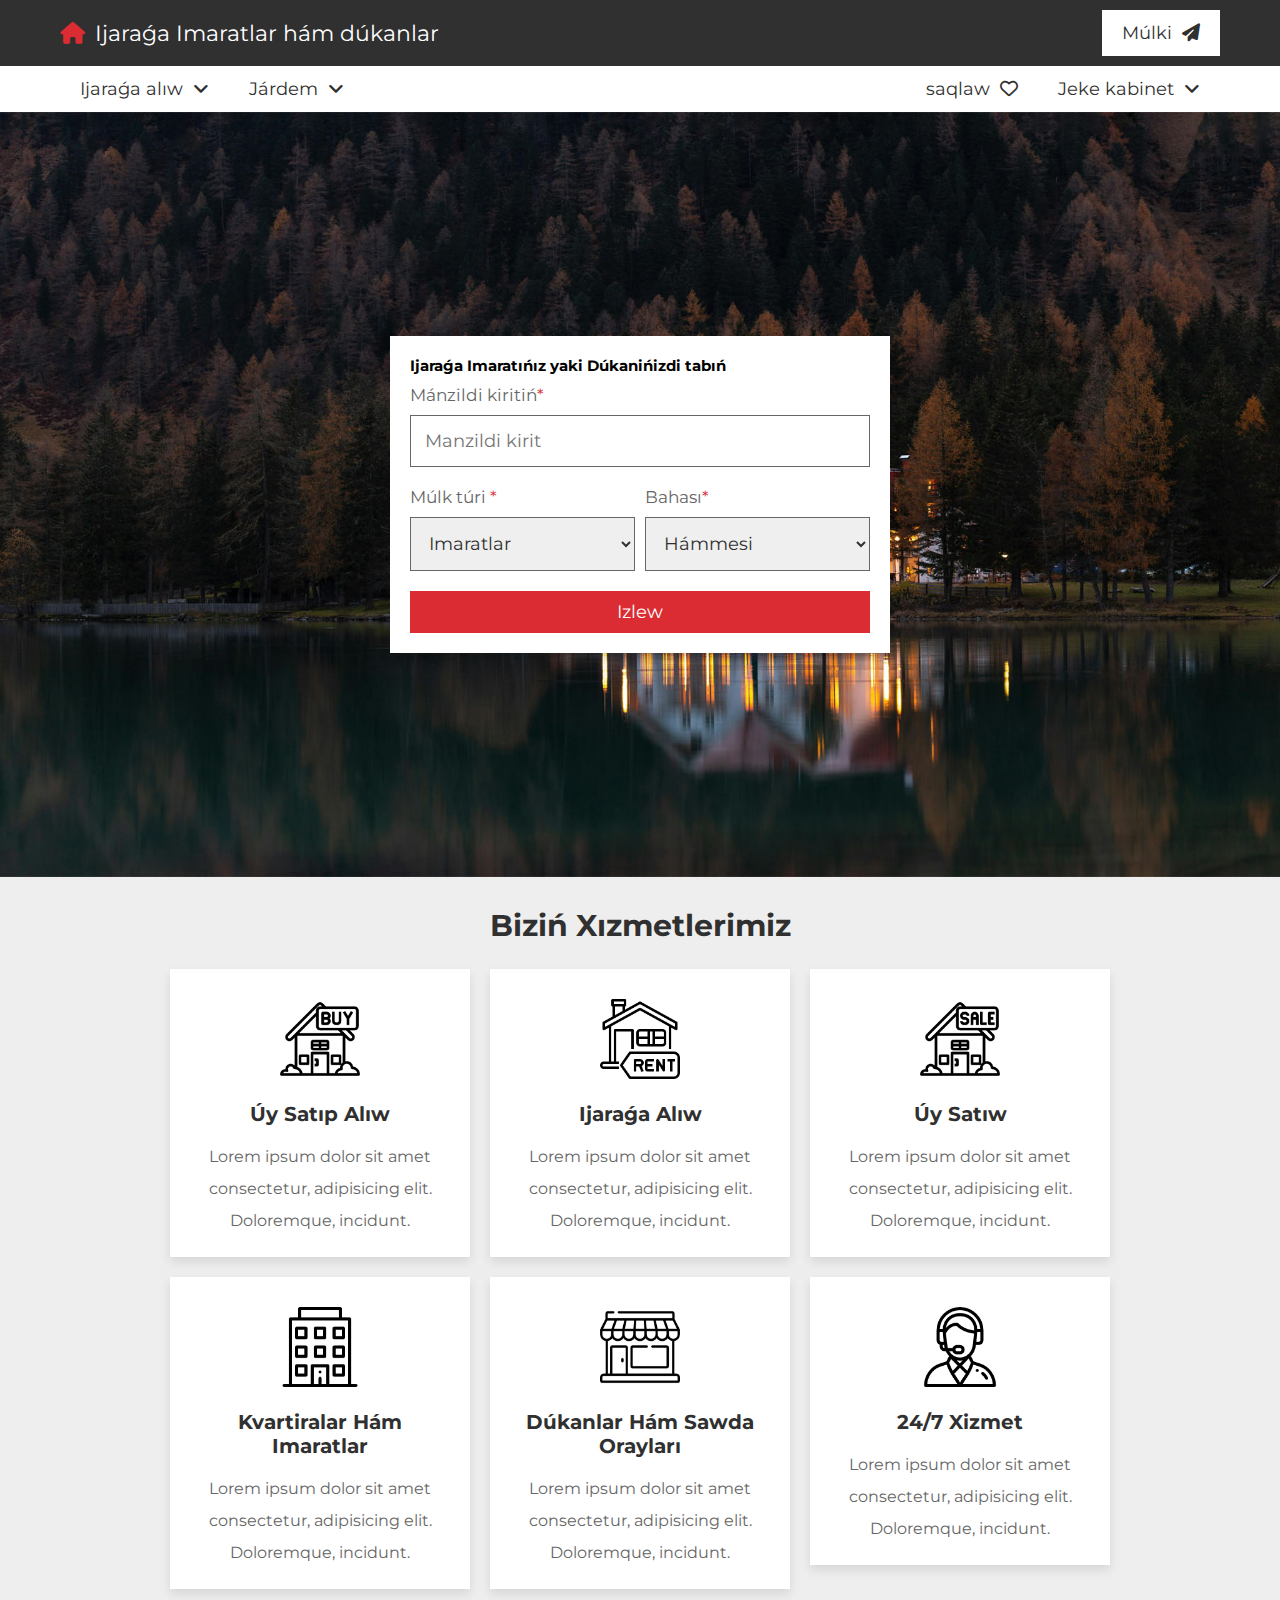
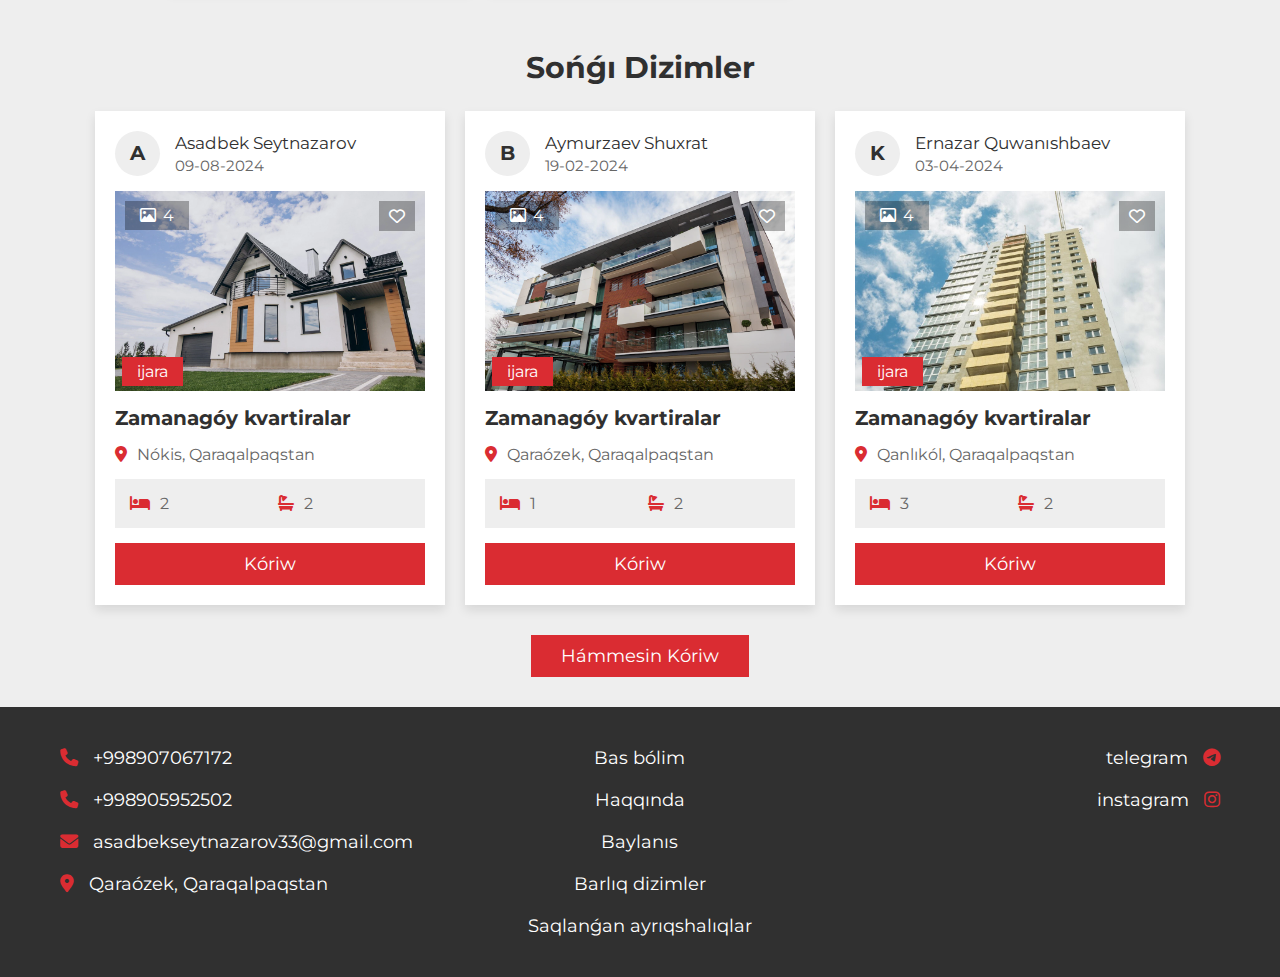
<file: index.html>
<!DOCTYPE html>
<html lang="en">
<head>
   <meta charset="UTF-8">
   <meta http-equiv="X-UA-Compatible" content="IE=edge">
   <meta name="viewport" content="width=device-width, initial-scale=1.0">
   <title>Bas bólim</title>


   <link rel="stylesheet" href="https://cdnjs.cloudflare.com/ajax/libs/font-awesome/6.2.0/css/all.min.css">


   <link rel="stylesheet" href="css/style.css">

</head>
<body>
   


<header class="header">

   <nav class="navbar nav-1">
      <section class="flex">
         <a href="home.html" class="logo"><i class="fas fa-house"></i>Ijaraǵa Imaratlar hám dúkanlar</a>

         <ul>
            <li><a href="#">Múlki<i class="fas fa-paper-plane"></i></a></li>
         </ul>
      </section>
   </nav>

   <nav class="navbar nav-2">
      <section class="flex">
         <div id="menu-btn" class="fas fa-bars"></div>

         <div class="menu">
            <ul>
               <li><a href="#">Ijaraǵa alıw<i class="fas fa-angle-down"></i></a>
                  <ul>
                     <li><a href="#">Imaratlar</a></li>
                     <li><a href="#">Dúkanlar</a></li>
                  </ul>
               </li>
              
               <li><a href="#">Járdem<i class="fas fa-angle-down"></i></a>
                  <ul>
                     <li><a href="about.html">Biz haqimızda</a></i></li>
                     <li><a href="contact.html">Biz benen baylanısıw</a></i></li>
                     <li><a href="contact.html#faq">Tel</a></i></li>
                  </ul>
               </li>
            </ul>
         </div>

         <ul>
            <li><a href="#">saqlaw<i class="far fa-heart"></i></a></li>
            <li><a href="#">Jeke kabinet<i class="fas fa-angle-down"></i></a>
               <ul>
                  <li><a href="login.html">Login</a></li>
                  <li><a href="register.html">Registraciya</a></li>
               </ul>
            </li>
         </ul>
      </section>
   </nav>

</header>


<div class="home">

   <section class="center">

      <form action="search.html" method="post">
         <h2>Ijaraǵa Imaratıńız yaki Dúkanińizdi tabıń</h2>
         <div class="box">
            <p>Mánzildi kiritiń<span>*</span></p>
            <input type="text" name="location" required maxlength="50" placeholder="Manzildi kirit" class="input">
         </div>
         <div class="flex">
            <div class="box">
               <p>Múlk túri <span>*</span></p>
               <select name="type" class="input" required>
                  <option value="house">Imaratlar</option>
                  <option value="shop">Dúkanlar</option>
               </select>
            </div>
            <div class="box">
               <p>Bahası<span>*</span></p>
               <select name="bhk" class="input" required>
                  <option value="1">Hámmesi</option>
                  <option value="2">200 mń  1 mln</option>
                  <option value="3">1mln  5 mln </option>
                  <option value="4">5 mln 10 mln </option>
                  <option value="4">10 mln 100 mln </option>
                 
               </select>
            </div>
            
         </div>
         <input type="submit" value="izlew" name="search" class="btn">
      </form>

   </section>

</div>



<section class="services">

   <h1 class="heading">Biziń xızmetlerimiz</h1>

   <div class="box-container">

      <div class="box">
         <img src="images/icon-1.png" alt="">
         <h3>Úy satıp alıw </h3>
         <p>Lorem ipsum dolor sit amet consectetur, adipisicing elit. Doloremque, incidunt.</p>
      </div>

      <div class="box">
         <img src="images/icon-2.png" alt="">
         <h3>ijaraǵa alıw</h3>
         <p>Lorem ipsum dolor sit amet consectetur, adipisicing elit. Doloremque, incidunt.</p>
      </div>

      <div class="box">
         <img src="images/icon-3.png" alt="">
         <h3>Úy satıw</h3>
         <p>Lorem ipsum dolor sit amet consectetur, adipisicing elit. Doloremque, incidunt.</p>
      </div>

      <div class="box">
         <img src="images/icon-4.png" alt="">
         <h3>Kvartiralar hám ımaratlar </h3>
         <p>Lorem ipsum dolor sit amet consectetur, adipisicing elit. Doloremque, incidunt.</p>
      </div>

      <div class="box">
         <img src="images/icon-5.png" alt="">
         <h3>Dúkanlar hám sawda orayları </h3>
         <p>Lorem ipsum dolor sit amet consectetur, adipisicing elit. Doloremque, incidunt.</p>
      </div>

      <div class="box">
         <img src="images/icon-6.png" alt="">
         <h3>24/7 xizmet</h3>
         <p>Lorem ipsum dolor sit amet consectetur, adipisicing elit. Doloremque, incidunt.</p>
      </div>

   </div>

</section>



<section class="listings">

   <h1 class="heading">Sońǵı dizimler</h1>

   <div class="box-container">

      <div class="box">
         <div class="admin">
            <h3>A</h3>
            <div>
               <p>Asadbek Seytnazarov</p>
               <span>09-08-2024</span>
            </div>
         </div>
         <div class="thumb">
            <p class="total-images"><i class="far fa-image"></i><span>4</span></p>
            <p class="type"><span>ijara</span></p>
            <form action="" method="post" class="save">
               <button type="submit" name="save" class="far fa-heart"></button>
            </form>
            <img src="images/house-img-1.webp" alt="">
         </div>
         <h3 class="name">Zamanagóy kvartiralar</h3>
         <p class="location"><i class="fas fa-map-marker-alt"></i><span>Nókis, Qaraqalpaqstan</span></p>
         <div class="flex">
            <p><i class="fas fa-bed"></i><span>2</span></p>
            <p><i class="fas fa-bath"></i><span>2</span></p>
            
         </div>
         <a href="view_property.html" class="btn">Kóriw</a>
      </div>

      <div class="box">
         <div class="admin">
            <h3>B</h3>
            <div>
               <p>Aymurzaev Shuxrat</p>
               <span>19-02-2024</span>
            </div>
         </div>
         <div class="thumb">
            <p class="total-images"><i class="far fa-image"></i><span>4</span></p>
            <p class="type"><span>ijara</span></p>
            <form action="" method="post" class="save">
               <button type="submit" name="save" class="far fa-heart"></button>
            </form>
            <img src="images/house-img-2.webp" alt="">
         </div>
         <h3 class="name">Zamanagóy kvartiralar</h3>
         <p class="location"><i class="fas fa-map-marker-alt"></i><span>Qaraózek, Qaraqalpaqstan</span></p>
         <div class="flex">
            <p><i class="fas fa-bed"></i><span>1</span></p>
            <p><i class="fas fa-bath"></i><span>2</span></p>
         </div>
         <a href="view_property.html" class="btn">Kóriw</a>
      </div>

      <div class="box">
         <div class="admin">
            <h3>K</h3>
            <div>
               <p>Ernazar Quwanıshbaev</p>
               <span>03-04-2024</span>
            </div>
         </div>
         <div class="thumb">
            <p class="total-images"><i class="far fa-image"></i><span>4</span></p>
            <p class="type"><span>ijara</span></p>
            <form action="" method="post" class="save">
               <button type="submit" name="save" class="far fa-heart"></button>
            </form>
            <img src="images/house-img-3.jpg" alt="">
         </div>
         <h3 class="name">Zamanagóy kvartiralar</h3>
         <p class="location"><i class="fas fa-map-marker-alt"></i><span>Qanlıkól, Qaraqalpaqstan</span></p>
         <div class="flex">
            <p><i class="fas fa-bed"></i><span>3</span></p>
            <p><i class="fas fa-bath"></i><span>2</span></p>
          
         </div>
         <a href="view_property.html" class="btn">Kóriw</a>
      </div>

   </div>

   <div style="margin-top: 2rem; text-align:center;">
      <a href="listings.html" class="inline-btn">Hámmesin kóriw</a>
   </div>

</section>


<footer class="footer">

   <section class="flex">

      <div class="box">
         <a href="tel:1234567890"><i class="fas fa-phone"></i><span>+998907067172</span></a>
         <a href="tel:1112223333"><i class="fas fa-phone"></i><span>+998905952502</span></a>
         <a href="mailto:shaikhanas@gmail.com"><i class="fas fa-envelope"></i><span>asadbekseytnazarov33@gmail.com</span></a>
         <a href="#"><i class="fas fa-map-marker-alt"></i><span>Qaraózek, Qaraqalpaqstan</span></a>
      </div>

      <div class="box">
         <a href="home.html"><span>Bas bólim</span></a>
         <a href="about.html"><span>Haqqında</span></a>
         <a href="contact.html"><span>Baylanıs</span></a>
         <a href="listings.html"><span>Barlıq dizimler</span></a>
         <a href="#"><span>Saqlanǵan ayrıqshalıqlar </span></a>
      </div>

      <div class="box">
      
         <a href="#"><span>telegram</span><i class="fab fa-telegram"></i></a>
         <a href="#"><span>instagram</span><i class="fab fa-instagram"></i></a>

      </div>

   </section>



</footer>


<script src="js/script.js"></script>

</body>
</html>
</file>
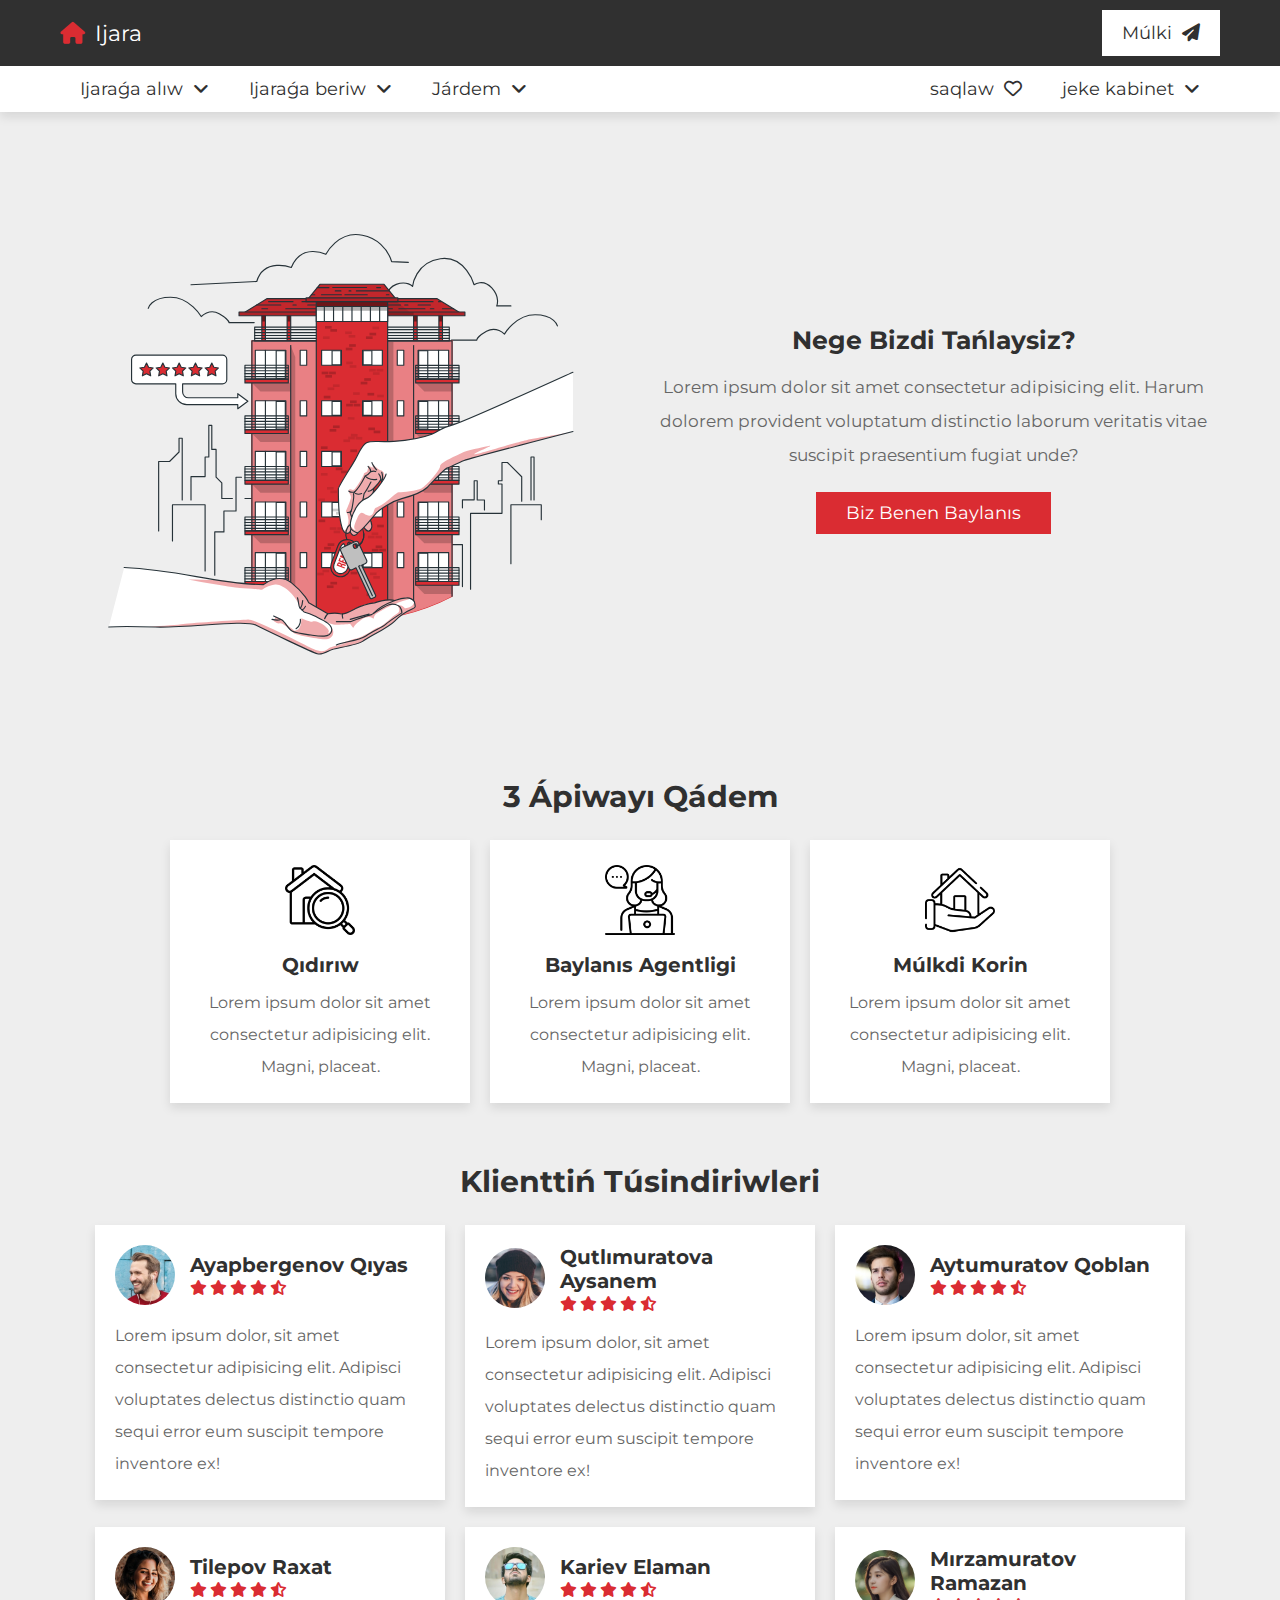
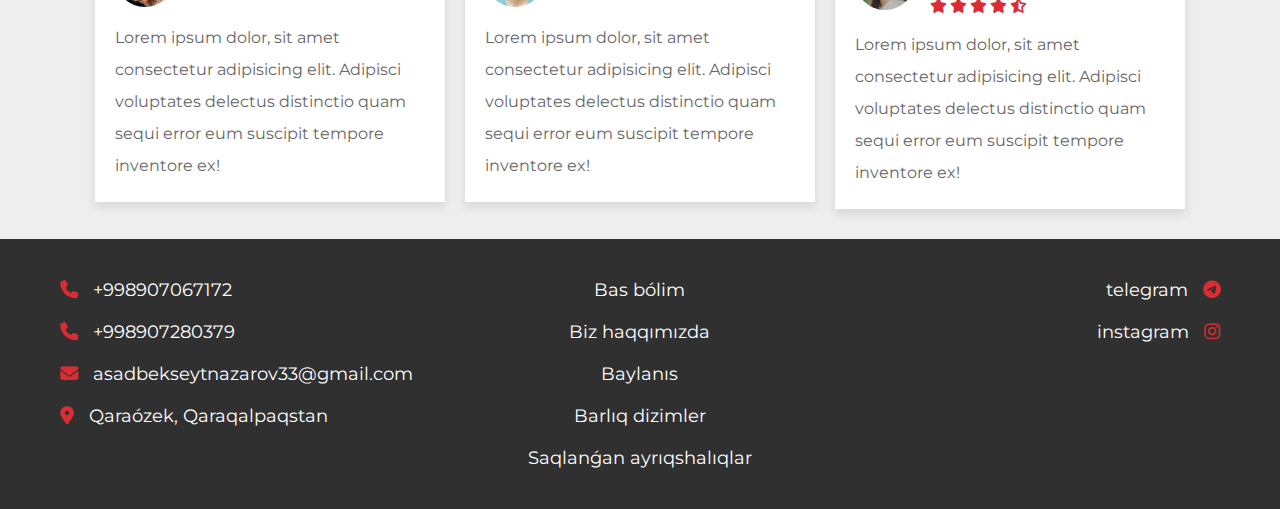
<file: about.html>
<!DOCTYPE html>
<html lang="en">
<head>
   <meta charset="UTF-8">
   <meta http-equiv="X-UA-Compatible" content="IE=edge">
   <meta name="viewport" content="width=device-width, initial-scale=1.0">
   <title>Biz haqqımızda </title>

   
   <link rel="stylesheet" href="https://cdnjs.cloudflare.com/ajax/libs/font-awesome/6.2.0/css/all.min.css">

   <link rel="stylesheet" href="css/style.css">

</head>
<body>


<header class="header">

   <nav class="navbar nav-1">
      <section class="flex">
         <a href="home.html" class="logo"><i class="fas fa-house"></i>Ijara</a>

         <ul>
            <li><a href="#">Múlki<i class="fas fa-paper-plane"></i></a></li>
         </ul>
      </section>
   </nav>

   <nav class="navbar nav-2">
      <section class="flex">
         <div id="menu-btn" class="fas fa-bars"></div>

         <div class="menu">
            <ul>
               <li><a href="#">Ijaraǵa alıw<i class="fas fa-angle-down"></i></a>
                  <ul>
                     <li><a href="#">Imaratlar</a></li>
                     <li><a href="#">Dúkanlar</a></li>
                     
                  </ul>
               </li>
               <li><a href="#">Ijaraǵa beriw<i class="fas fa-angle-down"></i></a>
                  <ul>
                     <li><a href="#">Múlk</a></li>
                    
                  </ul>
               </li>
               
               <li><a href="#">Járdem<i class="fas fa-angle-down"></i></a>
                  <ul>
                     <li><a href="about.html">Biz haqqımızda</a></i></li>
                     <li><a href="contact.html">Baylanıs</a></i></li>
                     <li><a href="contact.html#faq">Tel</a></i></li>
                  </ul>
               </li>
            </ul>
         </div>

         <ul>
            <li><a href="#">saqlaw<i class="far fa-heart"></i></a></li>
            <li><a href="#">jeke kabinet<i class="fas fa-angle-down"></i></a>
               <ul>
                  <li><a href="login.html">Login</a></li>
                  <li><a href="register.html">Registraciya</a></li>
               </ul>
            </li>
         </ul>
      </section>
   </nav>

</header>



<section class="about">

   <div class="row">
      <div class="image">
         <img src="images/about-img.svg" alt="">
      </div>
      <div class="content">
         <h3>Nege bizdi tańlaysiz?</h3>
         <p>Lorem ipsum dolor sit amet consectetur adipisicing elit. Harum dolorem provident voluptatum distinctio laborum veritatis vitae suscipit praesentium fugiat unde?</p>
         <a href="contact.html" class="inline-btn">Biz benen baylanıs</a>
      </div>
   </div>

</section>


<section class="steps">

   <h1 class="heading">3 ápiwayı qádem</h1>

   <div class="box-container">

      <div class="box">
         <img src="images/step-1.png" alt="">
         <h3>Qıdırıw</h3>
         <p>Lorem ipsum dolor sit amet consectetur adipisicing elit. Magni, placeat.</p>
      </div>

      <div class="box">
         <img src="images/step-2.png" alt="">
         <h3>Baylanıs agentligi</h3>
         <p>Lorem ipsum dolor sit amet consectetur adipisicing elit. Magni, placeat.</p>
      </div>

      <div class="box">
         <img src="images/step-3.png" alt="">
         <h3>Múlkdi korin</h3>
         <p>Lorem ipsum dolor sit amet consectetur adipisicing elit. Magni, placeat.</p>
      </div>

   </div>

</section>



<section class="reviews">

   <h1 class="heading">Klienttiń túsindiriwleri</h1>

   <div class="box-container">

      <div class="box">
         <div class="user">
            <img src="images/pic-1.png" alt="">
            <div>
               <h3>Ayapbergenov Qıyas</h3>
               <div class="stars">
                  <i class="fas fa-star"></i>
                  <i class="fas fa-star"></i>
                  <i class="fas fa-star"></i>
                  <i class="fas fa-star"></i>
                  <i class="fas fa-star-half-alt"></i>
               </div>
            </div>
         </div>
         <p>Lorem ipsum dolor, sit amet consectetur adipisicing elit. Adipisci voluptates delectus distinctio quam sequi error eum suscipit tempore inventore ex!</p>
      </div>

      <div class="box">
         <div class="user">
            <img src="images/pic-2.png" alt="">
            <div>
               <h3>Qutlımuratova Aysanem</h3>
               <div class="stars">
                  <i class="fas fa-star"></i>
                  <i class="fas fa-star"></i>
                  <i class="fas fa-star"></i>
                  <i class="fas fa-star"></i>
                  <i class="fas fa-star-half-alt"></i>
               </div>
            </div>
         </div>
         <p>Lorem ipsum dolor, sit amet consectetur adipisicing elit. Adipisci voluptates delectus distinctio quam sequi error eum suscipit tempore inventore ex!</p>
      </div>

      <div class="box">
         <div class="user">
            <img src="images/pic-3.png" alt="">
            <div>
               <h3>Aytumuratov Qoblan</h3>
               <div class="stars">
                  <i class="fas fa-star"></i>
                  <i class="fas fa-star"></i>
                  <i class="fas fa-star"></i>
                  <i class="fas fa-star"></i>
                  <i class="fas fa-star-half-alt"></i>
               </div>
            </div>
         </div>
         <p>Lorem ipsum dolor, sit amet consectetur adipisicing elit. Adipisci voluptates delectus distinctio quam sequi error eum suscipit tempore inventore ex!</p>
      </div>

      <div class="box">
         <div class="user">
            <img src="images/pic-4.png" alt="">
            <div>
               <h3>Tilepov Raxat</h3>
               <div class="stars">
                  <i class="fas fa-star"></i>
                  <i class="fas fa-star"></i>
                  <i class="fas fa-star"></i>
                  <i class="fas fa-star"></i>
                  <i class="fas fa-star-half-alt"></i>
               </div>
            </div>
         </div>
         <p>Lorem ipsum dolor, sit amet consectetur adipisicing elit. Adipisci voluptates delectus distinctio quam sequi error eum suscipit tempore inventore ex!</p>
      </div>

      <div class="box">
         <div class="user">
            <img src="images/pic-5.png" alt="">
            <div>
               <h3>Kariev Elaman</h3>
               <div class="stars">
                  <i class="fas fa-star"></i>
                  <i class="fas fa-star"></i>
                  <i class="fas fa-star"></i>
                  <i class="fas fa-star"></i>
                  <i class="fas fa-star-half-alt"></i>
               </div>
            </div>
         </div>
         <p>Lorem ipsum dolor, sit amet consectetur adipisicing elit. Adipisci voluptates delectus distinctio quam sequi error eum suscipit tempore inventore ex!</p>
      </div>

      <div class="box">
         <div class="user">
            <img src="images/pic-6.png" alt="">
            <div>
               <h3>Mırzamuratov Ramazan</h3>
               <div class="stars">
                  <i class="fas fa-star"></i>
                  <i class="fas fa-star"></i>
                  <i class="fas fa-star"></i>
                  <i class="fas fa-star"></i>
                  <i class="fas fa-star-half-alt"></i>
               </div>
            </div>
         </div>
         <p>Lorem ipsum dolor, sit amet consectetur adipisicing elit. Adipisci voluptates delectus distinctio quam sequi error eum suscipit tempore inventore ex!</p>
      </div>

   </div>

</section>



<footer class="footer">

   <section class="flex">

      <div class="box">
         <a href="tel:1234567890"><i class="fas fa-phone"></i><span>+998907067172</span></a>
         <a href="tel:1112223333"><i class="fas fa-phone"></i><span>+998907280379</span></a>
         <a href="mailto:shaikhanas@gmail.com"><i class="fas fa-envelope"></i><span>asadbekseytnazarov33@gmail.com</span></a>
         <a href="#"><i class="fas fa-map-marker-alt"></i><span>Qaraózek, Qaraqalpaqstan</span></a>
      </div>

      <div class="box">
         <a href="home.html"><span>Bas bólim</span></a>
         <a href="about.html"><span>Biz haqqımızda</span></a>
         <a href="contact.html"><span>Baylanıs</span></a>
         <a href="listings.html"><span>Barlıq dizimler</span></a>
         <a href="#"><span>Saqlanǵan ayrıqshalıqlar </span></a>
      </div>

      <div class="box">

         <a href="#"><span>telegram</span><i class="fab fa-telegram"></i></a>
         <a href="#"><span>instagram</span><i class="fab fa-instagram"></i></a>

      </div>

   </section>


</footer>


<script src="js/script.js"></script>

</body>
</html>
</file>
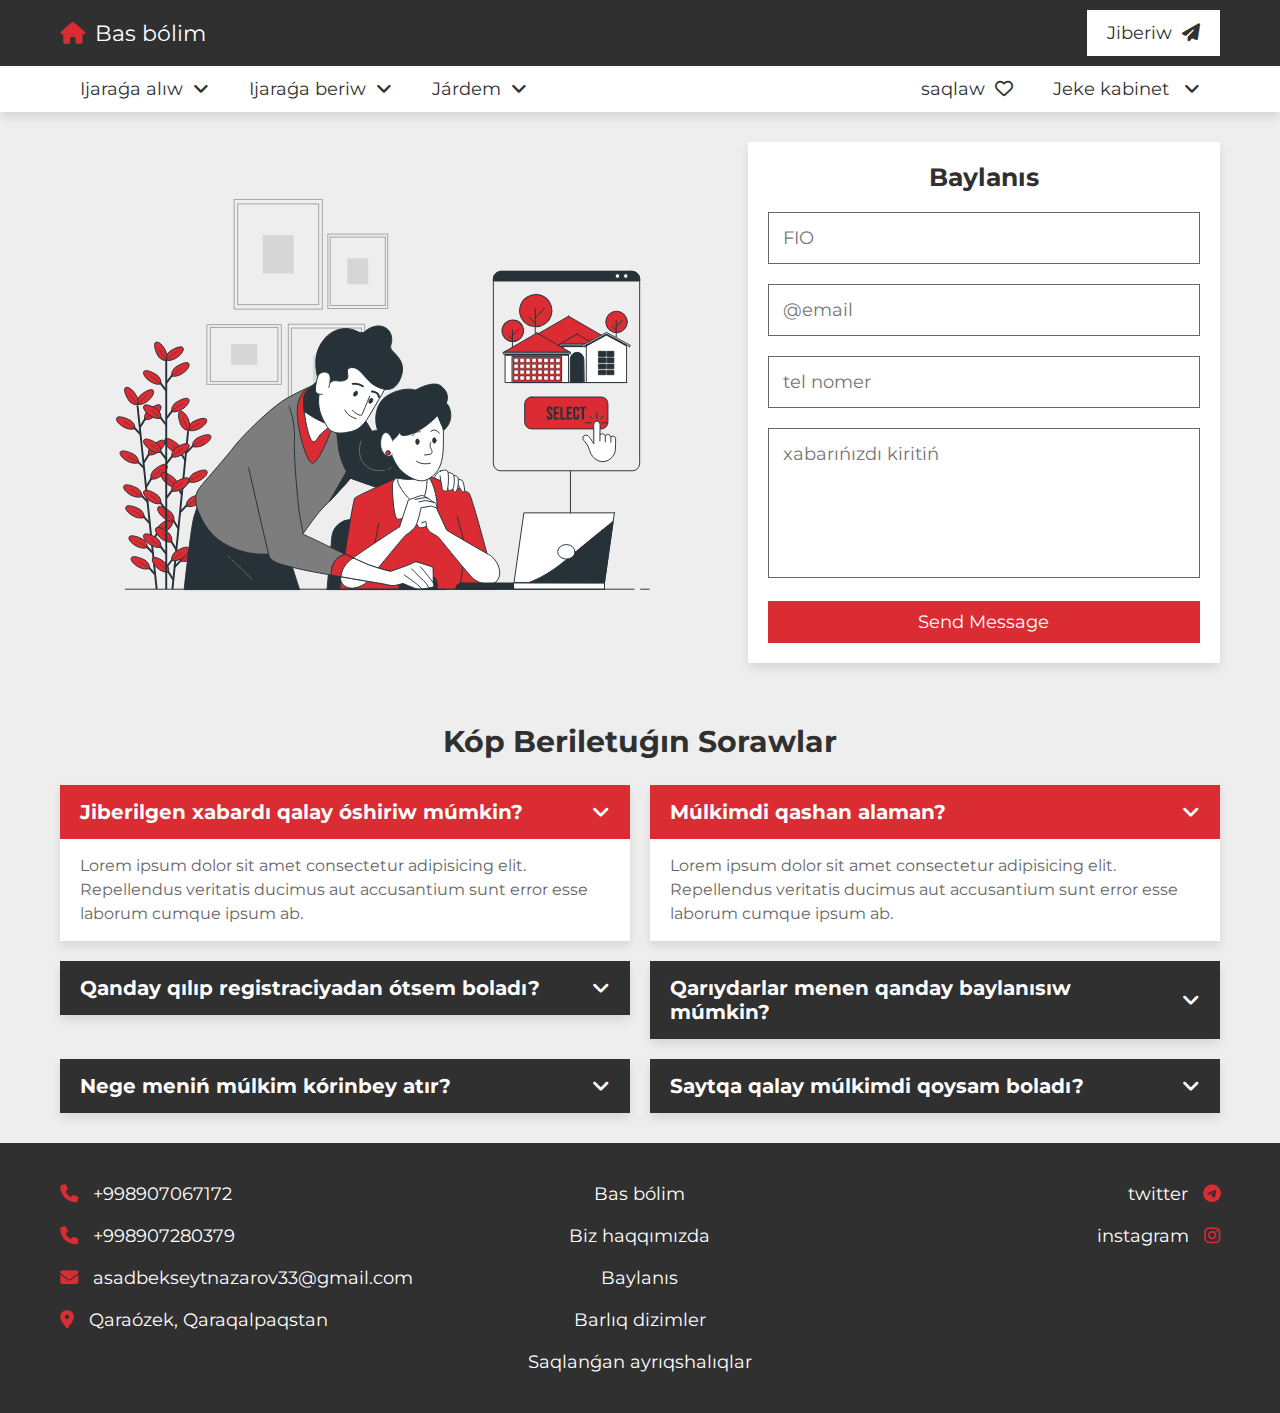
<file: contact.html>
<!DOCTYPE html>
<html lang="en">
<head>
   <meta charset="UTF-8">
   <meta http-equiv="X-UA-Compatible" content="IE=edge">
   <meta name="viewport" content="width=device-width, initial-scale=1.0">
   <title>Biz benen baylanıs</title>

   <!-- font awesome cdn link  -->
   <link rel="stylesheet" href="https://cdnjs.cloudflare.com/ajax/libs/font-awesome/6.2.0/css/all.min.css">

   <!-- custom css file link  -->
   <link rel="stylesheet" href="css/style.css">

</head>
<body>
   
<!-- header section starts  -->

<header class="header">

   <nav class="navbar nav-1">
      <section class="flex">
         <a href="home.html" class="logo"><i class="fas fa-house"></i>Bas bólim</a>

         <ul>
            <li><a href="#">Jiberiw<i class="fas fa-paper-plane"></i></a></li>
         </ul>
      </section>
   </nav>

   <nav class="navbar nav-2">
      <section class="flex">
         <div id="menu-btn" class="fas fa-bars"></div>

         <div class="menu">
            <ul>
               <li><a href="#">Ijaraǵa alıw<i class="fas fa-angle-down"></i></a>
                  <ul>
                     <li><a href="#">Imaratlar</a></li>
                     <li><a href="#">Dúkanlar</a></li>
                    
                  </ul>
               </li>
               <li><a href="#">Ijaraǵa beriw<i class="fas fa-angle-down"></i></a>
                  <ul>
                     <li><a href="#">Imaratlar</a></li>
                     <li><a href="#">Dúkanlar</a></li>
                  </ul>
               </li>
               
               <li><a href="#">Járdem<i class="fas fa-angle-down"></i></a>
                  <ul>
                     <li><a href="about.html">Biz haqqımızda</a></i></li>
                     <li><a href="contact.html">biz benen baylanıs</a></i></li>
                     <li><a href="contact.html#faq">Tel</a></i></li>
                  </ul>
               </li>
            </ul>
         </div>

         <ul>
            <li><a href="#">saqlaw<i class="far fa-heart"></i></a></li>
            <li><a href="#">Jeke kabinet <i class="fas fa-angle-down"></i></a>
               <ul>
                  <li><a href="login.html">Login</a></li>
                  <li><a href="register.html">Registraciya</a></li>
               </ul>
            </li>
         </ul>
      </section>
   </nav>

</header>



<section class="contact">

   <div class="row">
      <div class="image">
         <img src="images/contact-img.svg" alt="">
      </div>
      <form action="" method="post">
         <h3>Baylanıs</h3>
         <input type="text" name="name" required maxlength="50" placeholder="FIO" class="box">
         <input type="email" name="email" required maxlength="50" placeholder="@email" class="box">
         <input type="number" name="number" required maxlength="10" max="9999999999" min="0" placeholder="tel nomer" class="box">
         <textarea name="message" placeholder="xabarıńızdı kiritiń" required maxlength="1000" cols="30" rows="10" class="box"></textarea>
         <input type="submit" value="send message" name="send" class="btn">
      </form>
   </div>

</section>



<section class="faq" id="faq">

   <h1 class="heading">Kóp beriletuǵın sorawlar</h1>

   <div class="box-container">

      <div class="box active">
         <h3><span>Jiberilgen xabardı qalay óshiriw múmkin?</span><i class="fas fa-angle-down"></i></h3>
         <p>Lorem ipsum dolor sit amet consectetur adipisicing elit. Repellendus veritatis ducimus aut accusantium sunt error esse laborum cumque ipsum ab.</p>
      </div>

      <div class="box active">
         <h3><span>Múlkimdi qashan alaman?</span><i class="fas fa-angle-down"></i></h3>
         <p>Lorem ipsum dolor sit amet consectetur adipisicing elit. Repellendus veritatis ducimus aut accusantium sunt error esse laborum cumque ipsum ab.</p>
      </div>

      <div class="box">
         <h3><span>Qanday qılıp registraciyadan ótsem boladı?</span><i class="fas fa-angle-down"></i></h3>
         <p>Lorem ipsum dolor sit amet consectetur adipisicing elit. Repellendus veritatis ducimus aut accusantium sunt error esse laborum cumque ipsum ab.</p>
      </div>

      <div class="box">
         <h3><span>Qarıydarlar menen qanday baylanısıw múmkin?</span><i class="fas fa-angle-down"></i></h3>
         <p>Lorem ipsum dolor sit amet consectetur adipisicing elit. Repellendus veritatis ducimus aut accusantium sunt error esse laborum cumque ipsum ab.</p>
      </div>

      <div class="box">
         <h3><span>Nege meniń múlkim kórinbey atır?</span><i class="fas fa-angle-down"></i></h3>
         <p>Lorem ipsum dolor sit amet consectetur adipisicing elit. Repellendus veritatis ducimus aut accusantium sunt error esse laborum cumque ipsum ab.</p>
      </div>

      <div class="box">
         <h3><span>Saytqa qalay múlkimdi qoysam boladı?</span><i class="fas fa-angle-down"></i></h3>
         <p>Lorem ipsum dolor sit amet consectetur adipisicing elit. Repellendus veritatis ducimus aut accusantium sunt error esse laborum cumque ipsum ab.</p>
      </div>

   </div>

</section>

<!-- faq section ends -->










<!-- footer section starts  -->

<footer class="footer">

   <section class="flex">

      <div class="box">
         <a href="tel:1234567890"><i class="fas fa-phone"></i><span>+998907067172</span></a>
         <a href="tel:1112223333"><i class="fas fa-phone"></i><span>+998907280379</span></a>
         <a href="mailto:shaikhanas@gmail.com"><i class="fas fa-envelope"></i><span>asadbekseytnazarov33@gmail.com</span></a>
         <a href="#"><i class="fas fa-map-marker-alt"></i><span>Qaraózek, Qaraqalpaqstan</span></a>
      </div>

      <div class="box">
         <a href="home.html"><span>Bas bólim</span></a>
         <a href="about.html"><span>Biz haqqımızda</span></a>
         <a href="contact.html"><span>Baylanıs </span></a>
         <a href="listings.html"><span>Barlıq dizimler</span></a>
         <a href="#"><span>Saqlanǵan ayrıqshalıqlar </span></a>
      </div>

      <div class="box">
        
         <a href="#"><span>twitter</span><i class="fab fa-telegram"></i></a>
         
         <a href="#"><span>instagram</span><i class="fab fa-instagram"></i></a>

      </div>

   </section>



</footer>


<script src="js/script.js"></script>

</body>
</html>
</file>
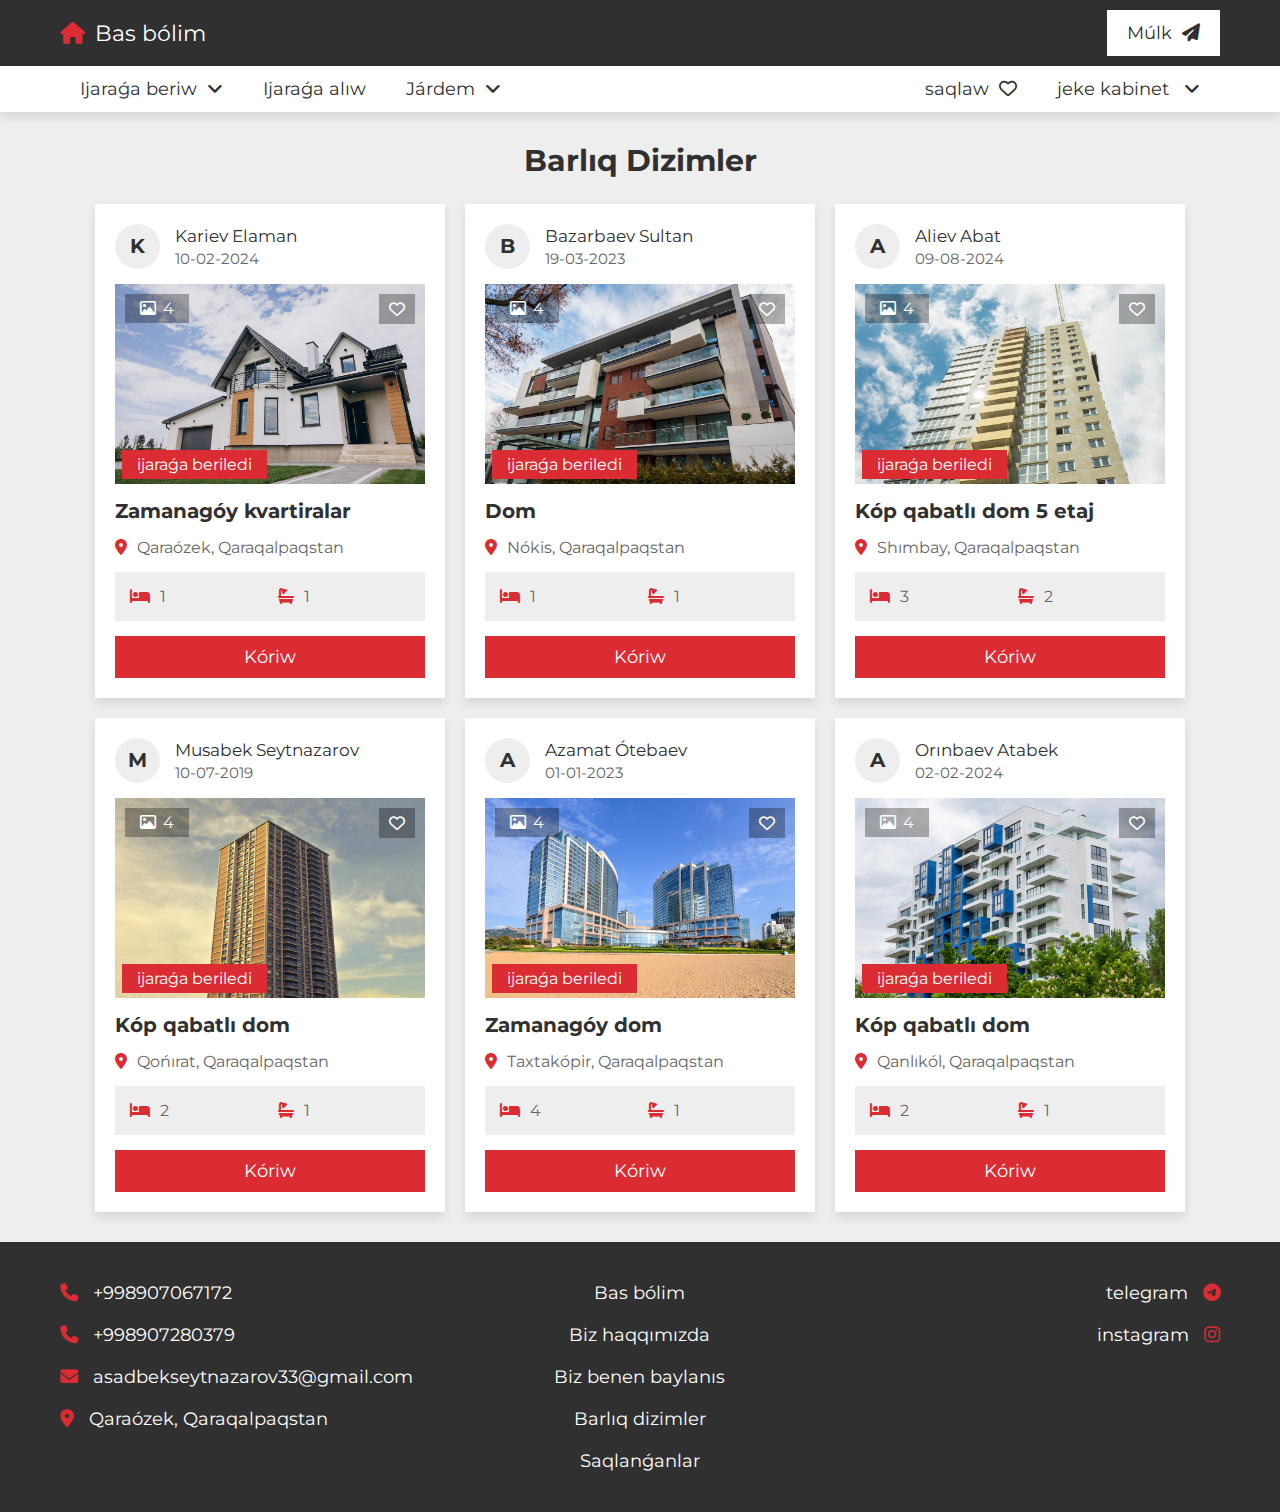
<file: listings.html>
<!DOCTYPE html>
<html lang="en">
<head>
   <meta charset="UTF-8">
   <meta http-equiv="X-UA-Compatible" content="IE=edge">
   <meta name="viewport" content="width=device-width, initial-scale=1.0">
   <title>Barlıq dizimler</title>

   <!-- font awesome cdn link  -->
   <link rel="stylesheet" href="https://cdnjs.cloudflare.com/ajax/libs/font-awesome/6.2.0/css/all.min.css">

   <!-- custom css file link  -->
   <link rel="stylesheet" href="css/style.css">

</head>
<body>
   
<!-- header section starts  -->

<header class="header">

   <nav class="navbar nav-1">
      <section class="flex">
         <a href="home.html" class="logo"><i class="fas fa-house"></i>Bas bólim</a>

         <ul>
            <li><a href="#">Múlk<i class="fas fa-paper-plane"></i></a></li>
         </ul>
      </section>
   </nav>

   <nav class="navbar nav-2">
      <section class="flex">
         <div id="menu-btn" class="fas fa-bars"></div>

         <div class="menu">
            <ul>
               <li><a href="#">Ijaraǵa beriw<i class="fas fa-angle-down"></i></a>
                  <ul>
                     <li><a href="#">Imaratlar</a></li>
                   
                     <li><a href="#">Dúkanlar</a></li>
                    
                  </ul>
               </li>
              
               </li>
               <li><a href="#">Ijaraǵa alıw</a>
                  <ul>
                     <li><a href="#">Imaratlar</a></li>
                   
                     <li><a href="#">Dúkanlar</a></li>
                  </ul>
               </li>
               <li><a href="#">Járdem<i class="fas fa-angle-down"></i></a>
                  <ul>
                     <li><a href="about.html">Biz haqqımızda</a></i></li>
                     <li><a href="contact.html">Biz benen baylanısıw </a></i></li>
                     <li><a href="contact.html#faq">Baylanıs</a></i></li>
                  </ul>
               </li>
            </ul>
         </div>

         <ul>
            <li><a href="#">saqlaw<i class="far fa-heart"></i></a></li>
            <li><a href="#">jeke kabinet <i class="fas fa-angle-down"></i></a>
               <ul>
                  <li><a href="login.html">Login</a></li>
                  <li><a href="register.html">Registraciya</a></li>
               </ul>
            </li>
         </ul>
      </section>
   </nav>

</header>

<section class="listings">

   <h1 class="heading">Barlıq dizimler</h1>

   <div class="box-container">

      <div class="box">
         <div class="admin">
            <h3>K</h3>
            <div>
               <p>Kariev Elaman</p>
               <span>10-02-2024</span>
            </div>
         </div>
         <div class="thumb">
            <p class="total-images"><i class="far fa-image"></i><span>4</span></p>
            <p class="type"><span>ijaraǵa beriledi</span></p>
            <form action="" method="post" class="save">
               <button type="submit" name="save" class="far fa-heart"></button>
            </form>
            <img src="images/house-img-1.webp" alt="">
         </div>
         <h3 class="name">Zamanagóy kvartiralar </h3>
         <p class="location"><i class="fas fa-map-marker-alt"></i><span>Qaraózek, Qaraqalpaqstan</span></p>
         <div class="flex">
            <p><i class="fas fa-bed"></i><span>1</span></p>
            <p><i class="fas fa-bath"></i><span>1</span></p>
          
         </div>
         <a href="view_property.html" class="btn">Kóriw</a>
      </div>

      <div class="box">
         <div class="admin">
            <h3>B</h3>
            <div>
               <p>Bazarbaev Sultan</p>
               <span>19-03-2023</span>
            </div>
         </div>
         <div class="thumb">
            <p class="total-images"><i class="far fa-image"></i><span>4</span></p>
            <p class="type"><span>ijaraǵa beriledi</span></p>
            <form action="" method="post" class="save">
               <button type="submit" name="save" class="far fa-heart"></button>
            </form>
            <img src="images/house-img-2.webp" alt="">
         </div>
         <h3 class="name">Dom</h3>
         <p class="location"><i class="fas fa-map-marker-alt"></i><span>Nókis, Qaraqalpaqstan</span></p>
         <div class="flex">
            <p><i class="fas fa-bed"></i><span>1</span></p>
            <p><i class="fas fa-bath"></i><span>1</span></p>
            
         </div>
         <a href="view_property.html" class="btn">kóriw</a>
      </div>

      <div class="box">
         <div class="admin">
            <h3>A</h3>
            <div>
               <p>Aliev Abat</p>
               <span>09-08-2024</span>
            </div>
         </div>
         <div class="thumb">
            <p class="total-images"><i class="far fa-image"></i><span>4</span></p>
            <p class="type"><span>ijaraǵa beriledi</span></p>
            <form action="" method="post" class="save">
               <button type="submit" name="save" class="far fa-heart"></button>
            </form>
            <img src="images/house-img-3.jpg" alt="">
         </div>
         <h3 class="name">Kóp qabatlı dom 5 etaj</h3>
         <p class="location"><i class="fas fa-map-marker-alt"></i><span>Shımbay, Qaraqalpaqstan</span></p>
         <div class="flex">
            <p><i class="fas fa-bed"></i><span>3</span></p>
            <p><i class="fas fa-bath"></i><span>2</span></p>
           
         </div>
         <a href="view_property.html" class="btn">kóriw</a>
      </div>

      <div class="box">
         <div class="admin">
            <h3>M</h3>
            <div>
               <p>Musabek Seytnazarov</p>
               <span>10-07-2019</span>
            </div>
         </div>
         <div class="thumb">
            <p class="total-images"><i class="far fa-image"></i><span>4</span></p>
            <p class="type"><span>ijaraǵa beriledi</span></p>
            <form action="" method="post" class="save">
               <button type="submit" name="save" class="far fa-heart"></button>
            </form>
            <img src="images/house-img-4.webp" alt="">
         </div>
         <h3 class="name">Kóp qabatlı dom</h3>
         <p class="location"><i class="fas fa-map-marker-alt"></i><span>Qońırat, Qaraqalpaqstan</span></p>
         <div class="flex">
            <p><i class="fas fa-bed"></i><span>2</span></p>
            <p><i class="fas fa-bath"></i><span>1</span></p>
    
         </div>
         <a href="view_property.html" class="btn">kóriw</a>
      </div>

      <div class="box">
         <div class="admin">
            <h3>A</h3>
            <div>
               <p>Azamat Ótebaev</p>
               <span>01-01-2023</span>
            </div>
         </div>
         <div class="thumb">
            <p class="total-images"><i class="far fa-image"></i><span>4</span></p>
            <p class="type"><span>ijaraǵa beriledi</span></p>
            <form action="" method="post" class="save">
               <button type="submit" name="save" class="far fa-heart"></button>
            </form>
            <img src="images/house-img-5.webp" alt="">
         </div>
         <h3 class="name">Zamanagóy dom</h3>
         <p class="location"><i class="fas fa-map-marker-alt"></i><span>Taxtakópir, Qaraqalpaqstan</span></p>
         <div class="flex">
            <p><i class="fas fa-bed"></i><span>4</span></p>
            <p><i class="fas fa-bath"></i><span>1</span></p>
           
         </div>
         <a href="view_property.html" class="btn">kóriw</a>
      </div>

      <div class="box">
         <div class="admin">
            <h3>A</h3>
            <div>
               <p>Orınbaev Atabek</p>
               <span>02-02-2024</span>
            </div>
         </div>
         <div class="thumb">
            <p class="total-images"><i class="far fa-image"></i><span>4</span></p>
            <p class="type"><span>ijaraǵa beriledi</span></p>
            <form action="" method="post" class="save">
               <button type="submit" name="save" class="far fa-heart"></button>
            </form>
            <img src="images/house-img-6.webp" alt="">
         </div>
         <h3 class="name">Kóp qabatlı dom</h3>
         <p class="location"><i class="fas fa-map-marker-alt"></i><span>Qanlıkól, Qaraqalpaqstan</span></p>
         <div class="flex">
            <p><i class="fas fa-bed"></i><span>2</span></p>
            <p><i class="fas fa-bath"></i><span>1</span></p>
          
         </div>
         <a href="view_property.html" class="btn">kóriw</a>
      </div>

   </div>

</section>



<footer class="footer">

   <section class="flex">

      <div class="box">
         <a href="tel:1234567890"><i class="fas fa-phone"></i><span>+998907067172</span></a>
         <a href="tel:1112223333"><i class="fas fa-phone"></i><span>+998907280379</span></a>
         <a href="mailto:shaikhanas@gmail.com"><i class="fas fa-envelope"></i><span>asadbekseytnazarov33@gmail.com</span></a>
         <a href="#"><i class="fas fa-map-marker-alt"></i><span>Qaraózek,  Qaraqalpaqstan</span></a>
      </div>

      <div class="box">
         <a href="home.html"><span>Bas bólim</span></a>
         <a href="about.html"><span>Biz haqqımızda</span></a>
         <a href="contact.html"><span>Biz benen baylanıs</span></a>
         <a href="listings.html"><span>Barlıq dizimler</span></a>
         <a href="#"><span>Saqlanǵanlar</span></a>
      </div>

      <div class="box">
        
         <a href="#"><span>telegram</span><i class="fab fa-telegram"></i></a>
         <a href="#"><span>instagram</span><i class="fab fa-instagram"></i></a>

      </div>

   </section>


</footer>

<script src="js/script.js"></script>

</body>
</html>
</file>
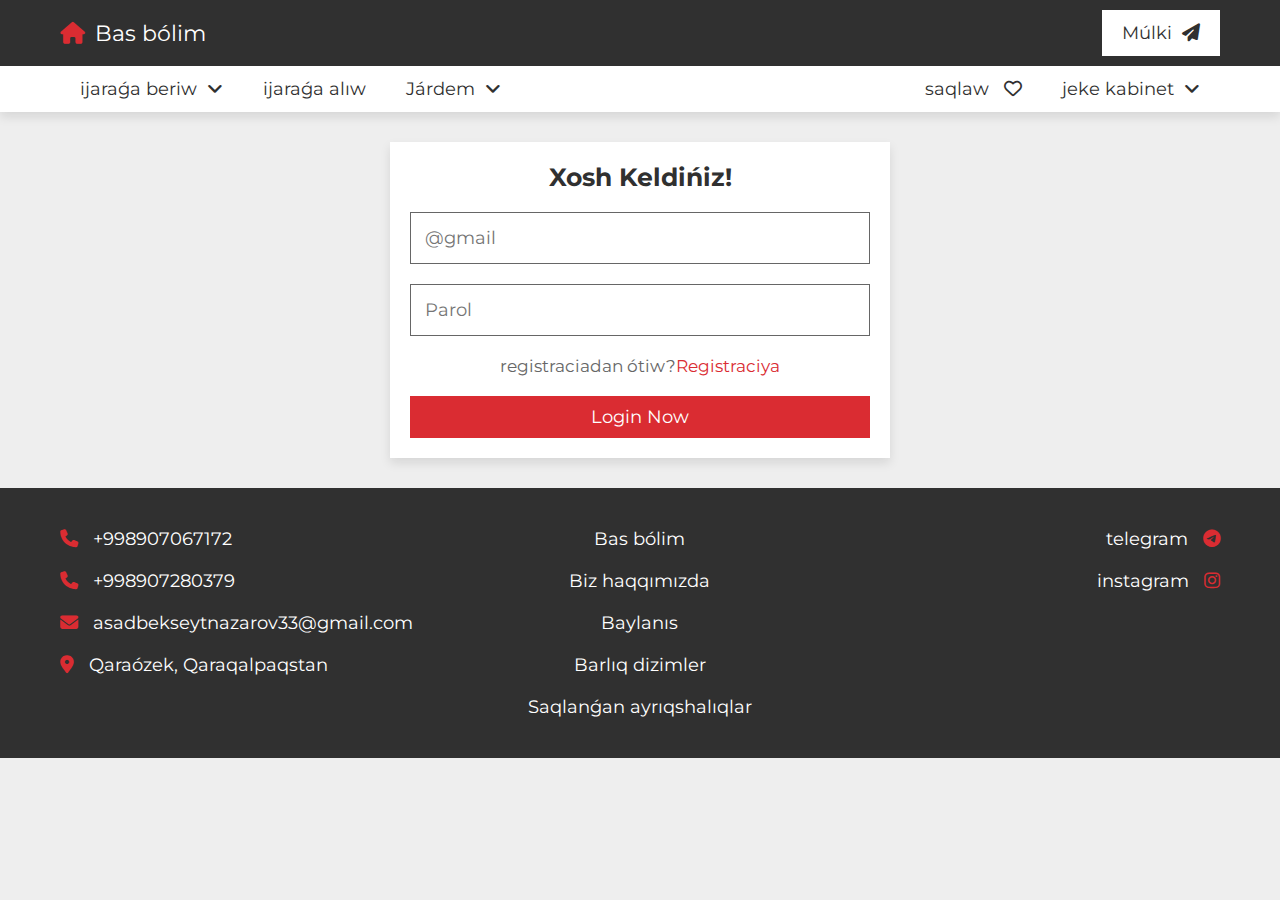
<file: login.html>
<!DOCTYPE html>
<html lang="en">
<head>
   <meta charset="UTF-8">
   <meta http-equiv="X-UA-Compatible" content="IE=edge">
   <meta name="viewport" content="width=device-width, initial-scale=1.0">
   <title>Login</title>


   <link rel="stylesheet" href="https://cdnjs.cloudflare.com/ajax/libs/font-awesome/6.2.0/css/all.min.css">

 
   <link rel="stylesheet" href="css/style.css">

</head>
<body>
   


<header class="header">

   <nav class="navbar nav-1">
      <section class="flex">
         <a href="home.html" class="logo"><i class="fas fa-house"></i>Bas bólim</a>

         <ul>
            <li><a href="#">Múlki<i class="fas fa-paper-plane"></i></a></li>
         </ul>
      </section>
   </nav>

   <nav class="navbar nav-2">
      <section class="flex">
         <div id="menu-btn" class="fas fa-bars"></div>

         <div class="menu">
            <ul>
               <li><a href="#">ijaraǵa beriw<i class="fas fa-angle-down"></i></a>
                  <ul>
                     <li><a href="#">Imaratlar</a></li>
                     <li><a href="#">Dúkanlar</a></li>

                  </ul>
              
               <li><a href="#">ijaraǵa alıw</a>
                  <ul>
                     <li><a href="#">Imaratlar</a></li>
                     <li><a href="#">Dúkanlar</a></li>
                  </ul>
               </li>
               <li><a href="#">Járdem<i class="fas fa-angle-down"></i></a>
                  <ul>
                     <li><a href="about.html">Biz haqqımızda </a></i></li>
                     <li><a href="contact.html">Biz menen baylanısıw </a></i></li>
                     <li><a href="contact.html#faq">Tel</a></i></li>
                  </ul>
               </li>
            </ul>
         </div>

         <ul>
            <li><a href="#">saqlaw <i class="far fa-heart"></i></a></li>
            <li><a href="#">jeke kabinet<i class="fas fa-angle-down"></i></a>
               <ul>
                  <li><a href="login.html">Login</a></li>
                  <li><a href="register.html">Registraciya</a></li>
               </ul>
            </li>
         </ul>
      </section>
   </nav>

</header>


<section class="form-container">

   <form action="" method="post">
      <h3>Xosh keldińiz!</h3>
      <input type="email" name="email" required maxlength="50" placeholder="@gmail" class="box">
      <input type="password" name="pass" required maxlength="20" placeholder="Parol" class="box">
      <p>registraciadan ótiw?<a href="register.html">Registraciya</a></p>
      <input type="submit" value="login now" name="submit" class="btn">
   </form>

</section>



<footer class="footer">

   <section class="flex">

      <div class="box">
         <a href="tel:1234567890"><i class="fas fa-phone"></i><span>+998907067172</span></a>
         <a href="tel:1112223333"><i class="fas fa-phone"></i><span>+998907280379</span></a>
         <a href="mailto:asadbekseytnazarov33@gmail.com"><i class="fas fa-envelope"></i><span>asadbekseytnazarov33@gmail.com</span></a>
         <a href="#"><i class="fas fa-map-marker-alt"></i><span>Qaraózek, Qaraqalpaqstan</span></a>
      </div>

      <div class="box">
         <a href="home.html"><span>Bas bólim</span></a>
         <a href="about.html"><span>Biz haqqımızda</span></a>
         <a href="contact.html"><span>Baylanıs</span></a>
         <a href="listings.html"><span>Barlıq dizimler</span></a>
         <a href="#"><span>Saqlanǵan ayrıqshalıqlar </span></a>
      </div>

      <div class="box">

         <a href="#"><span>telegram</span><i class="fab fa-telegram"></i></a>
         <a href="#"><span>instagram</span><i class="fab fa-instagram"></i></a>

      </div>

   </section>



</footer>


<script src="js/script.js"></script>

</body>
</html>
</file>
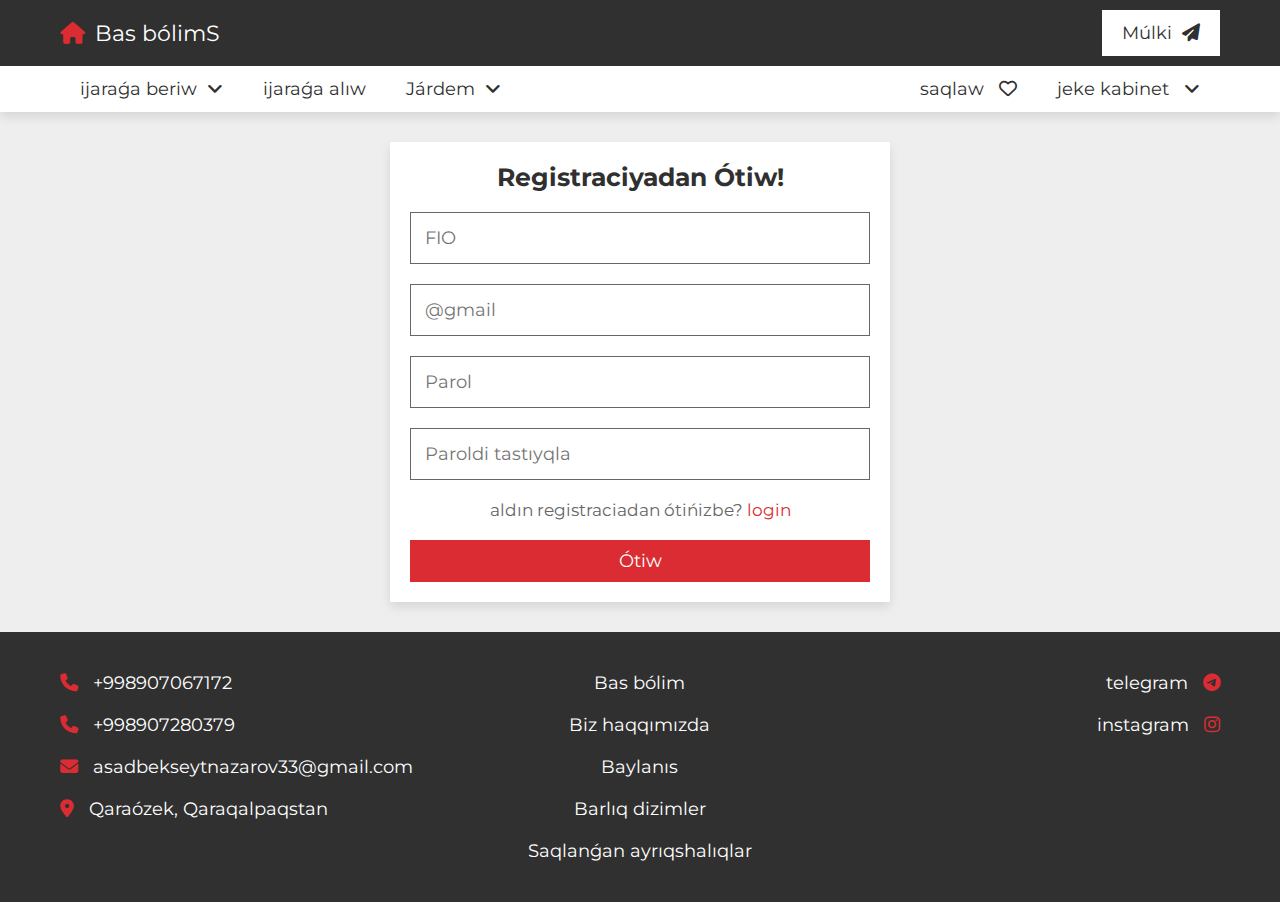
<file: register.html>
<!DOCTYPE html>
<html lang="en">
<head>
   <meta charset="UTF-8">
   <meta http-equiv="X-UA-Compatible" content="IE=edge">
   <meta name="viewport" content="width=device-width, initial-scale=1.0">
   <title>Registraciya</title>

   <!-- font awesome cdn link  -->
   <link rel="stylesheet" href="https://cdnjs.cloudflare.com/ajax/libs/font-awesome/6.2.0/css/all.min.css">

   <!-- custom css file link  -->
   <link rel="stylesheet" href="css/style.css">

</head>
<body>
   
<!-- header section starts  -->

<header class="header">

   <nav class="navbar nav-1">
      <section class="flex">
         <a href="home.html" class="logo"><i class="fas fa-house"></i>Bas bólimS</a>

         <ul>
            <li><a href="#">Múlki<i class="fas fa-paper-plane"></i></a></li>
         </ul>
      </section>
   </nav>

   <nav class="navbar nav-2">
      <section class="flex">
         <div id="menu-btn" class="fas fa-bars"></div>

         <div class="menu">
            <ul>
               <li><a href="#">ijaraǵa beriw<i class="fas fa-angle-down"></i></a>
                  <ul>
                     <li><a href="#">Imaratlar</a></li>
                     <li><a href="#">Dúkanlar</a></li>
                
                  </ul>
               </li>
              
               <li><a href="#">ijaraǵa alıw</a>
                  <ul>
                     <li><a href="#">Imaratlar</a></li>
                     <li><a href="#">Dúkanlar</a></li>
                  </ul>
               </li>
               <li><a href="#">Járdem<i class="fas fa-angle-down"></i></a>
                  <ul>
                     <li><a href="about.html">Biz haqqımızda</a></i></li>
                     <li><a href="contact.html">Baylanıs</a></i></li>
                     <li><a href="contact.html#faq">Tel</a></i></li>
                  </ul>
               </li>
            </ul>
         </div>

         <ul>
            <li><a href="#">saqlaw <i class="far fa-heart"></i></a></li>
            <li><a href="#">jeke kabinet <i class="fas fa-angle-down"></i></a>
               <ul>
                  <li><a href="login.html">Login</a></li>
                  <li><a href="register.html">Registraciya</a></li>
               </ul>
            </li>
         </ul>
      </section>
   </nav>

</header>



<section class="form-container">

   <form action="" method="post">
      <h3>Registraciyadan ótiw!</h3>
      <input type="tel" name="name" required maxlength="50" placeholder="FIO" class="box">
      <input type="email" name="email" required maxlength="50" placeholder="@gmail" class="box">
      <input type="password" name="pass" required maxlength="20" placeholder="Parol" class="box">
      <input type="password" name="c_pass" required maxlength="20" placeholder="Paroldi tastıyqla" class="box">
      <p>aldın registraciadan ótińizbe? <a href="login.html">login</a></p>
      <input type="submit" value="Ótiw" name="submit" class="btn">
   </form>

</section>

<footer class="footer">

   <section class="flex">

      <div class="box">
         <a href="tel:1234567890"><i class="fas fa-phone"></i><span>+998907067172</span></a>
         <a href="tel:1112223333"><i class="fas fa-phone"></i><span>+998907280379</span></a>
         <a href="mailto:asadbekseytnazarov33@gmail.com"><i class="fas fa-envelope"></i><span>asadbekseytnazarov33@gmail.com</span></a>
         <a href="#"><i class="fas fa-map-marker-alt"></i><span>Qaraózek, Qaraqalpaqstan</span></a>
      </div>

      <div class="box">
         <a href="home.html"><span>Bas bólim</span></a>
         <a href="about.html"><span>Biz haqqımızda</span></a>
         <a href="contact.html"><span>Baylanıs</span></a>
         <a href="listings.html"><span>Barlıq dizimler</span></a>
         <a href="#"><span>Saqlanǵan ayrıqshalıqlar </span></a>
      </div>

      <div class="box">

         <a href="#"><span>telegram</span><i class="fab fa-telegram"></i></a>
         <a href="#"><span>instagram</span><i class="fab fa-instagram"></i></a>

      </div>

   </section>


</footer>


<script src="js/script.js"></script>

</body>
</html>
</file>
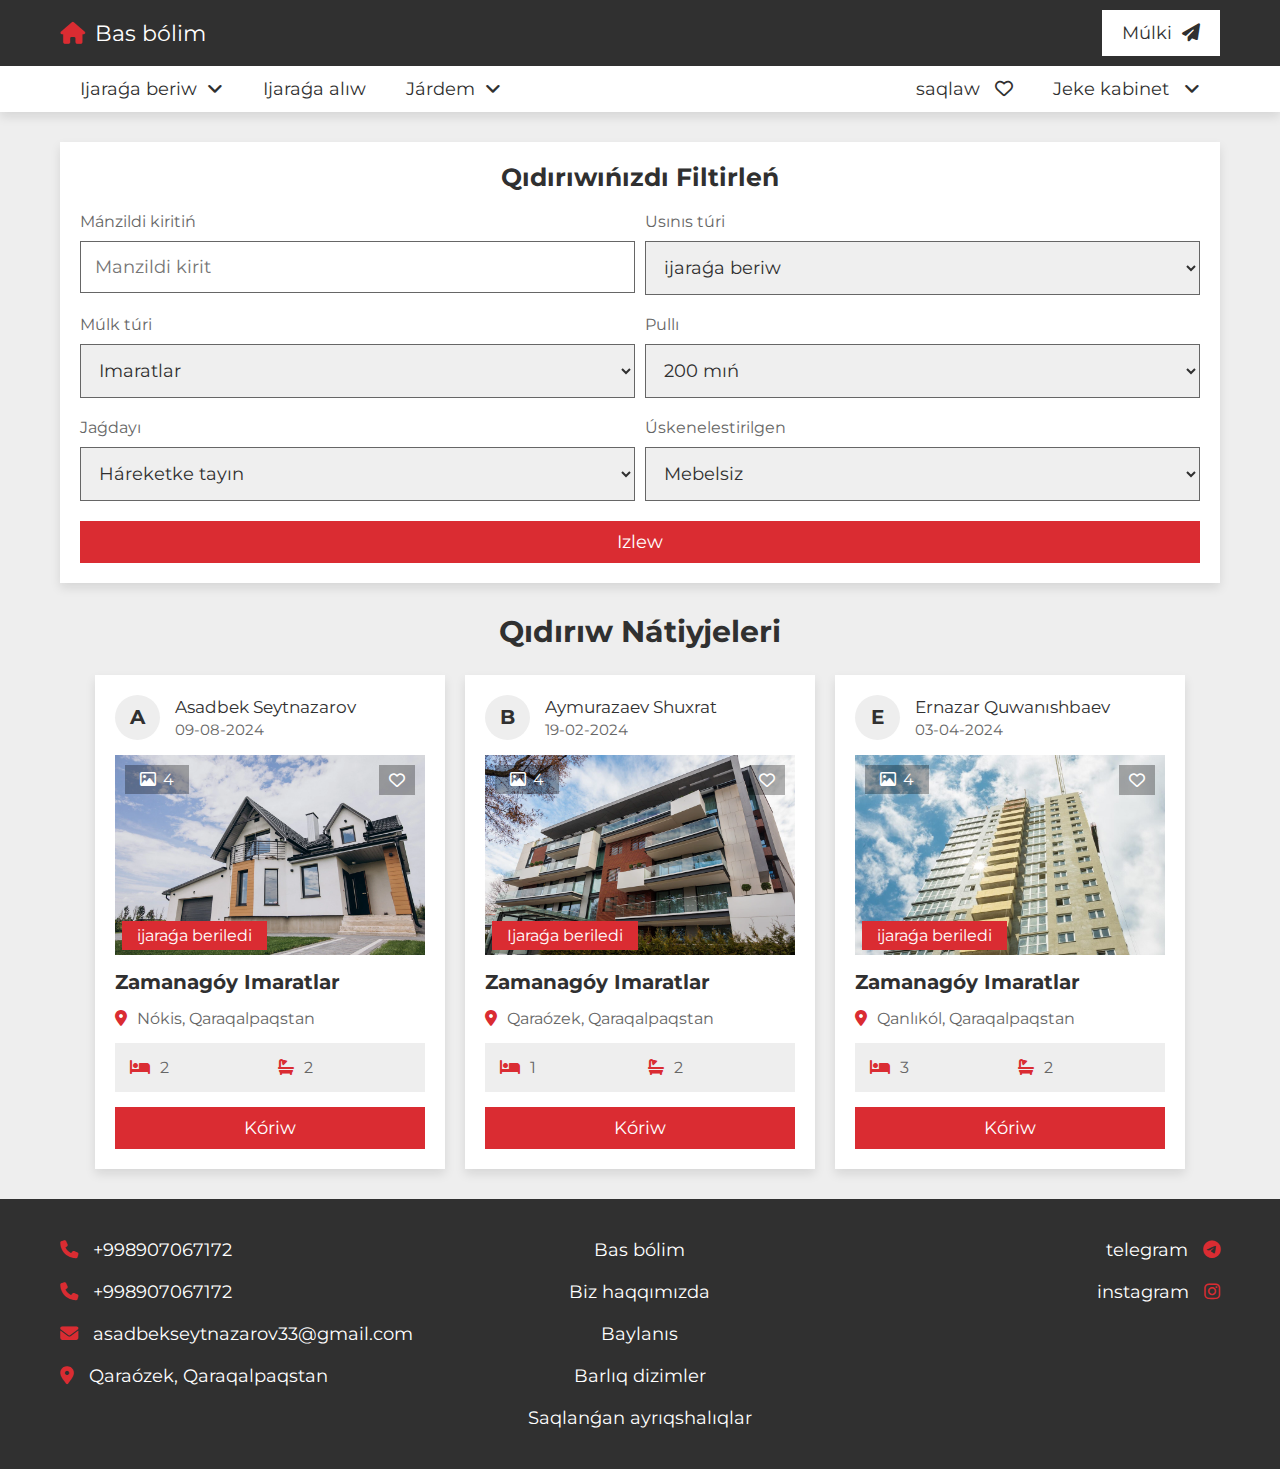
<file: search.html>
<!DOCTYPE html>
<html lang="en">
<head>
   <meta charset="UTF-8">
   <meta http-equiv="X-UA-Compatible" content="IE=edge">
   <meta name="viewport" content="width=device-width, initial-scale=1.0">
   <title>Qıdırıw bólimi</title>

   <!-- font awesome cdn link  -->
   <link rel="stylesheet" href="https://cdnjs.cloudflare.com/ajax/libs/font-awesome/6.2.0/css/all.min.css">

   <!-- custom css file link  -->
   <link rel="stylesheet" href="css/style.css">

</head>
<body>
   
<!-- header section starts  -->

<header class="header">

   <nav class="navbar nav-1">
      <section class="flex">
         <a href="home.html" class="logo"><i class="fas fa-house"></i>Bas bólim</a>

         <ul>
            <li><a href="#">Múlki<i class="fas fa-paper-plane"></i></a></li>
         </ul>
      </section>
   </nav>

   <nav class="navbar nav-2">
      <section class="flex">
         <div id="menu-btn" class="fas fa-bars"></div>

         <div class="menu">
            <ul>
               <li><a href="#">Ijaraǵa beriw<i class="fas fa-angle-down"></i></a>
                  <ul>
                     <li><a href="#">Imaratlar</a></li>
                     <li><a href="#">Dúkanlar</a></li>
                
                  </ul>
               </li>
               
               <li><a href="#">Ijaraǵa alıw</a>
                  <ul>
                     <li><a href="#">Imaratlar</a></li>
                     <li><a href="#">Dúkanlar</a></li>
                  </ul>
               </li>
               <li><a href="#">Járdem<i class="fas fa-angle-down"></i></a>
                  <ul>
                     <li><a href="about.html">Biz haqimizda</a></i></li>
                     <li><a href="contact.html">Baylanıs</a></i></li>
                     <li><a href="contact.html#faq">Tel</a></i></li>
                  </ul>
               </li>
            </ul>
         </div>

         <ul>
            <li><a href="#">saqlaw <i class="far fa-heart"></i></a></li>
            <li><a href="#">Jeke kabinet <i class="fas fa-angle-down"></i></a>
               <ul>
                  <li><a href="login.html">Login</a></li>
                  <li><a href="register.html">Registraciya</a></li>
               </ul>
            </li>
         </ul>
      </section>
   </nav>

</header>



<section class="filters" style="padding-bottom: 0;">

   <form action="" method="post">
      <div id="close-filter"><i class="fas fa-times"></i></div>
      <h3>Qıdırıwıńızdı filtirleń</h3>
         
         <div class="flex">
            <div class="box">
               <p>Mánzildi kiritiń</p>
               <input type="text" name="location" required maxlength="50" placeholder="Manzildi kirit" class="input">
            </div>
            <div class="box">
               <p>Usınıs túri</p>
               <select name="offer" class="input" required>
                  <option value="sale">ijaraǵa beriw</option>
                  <option value="resale">qayta ijaraǵa beriw</option>
                 
               </select>
            </div>
            <div class="box">
               <p>Múlk túri</p>
               <select name="type" class="input" required>
                 
                  <option value="house">Imaratlar</option>
                  <option value="shop">Dúkanlar</option>
               </select>
            </div>
            <div class="box">
               <p>Pullı</p>
               <select name="bhk" class="input" required>
                  <option value="1">200 mıń</option>
                  <option value="2">500 mıń</option>
                  <option value="3">800 mıń</option>
                  <option value="4">1 mln </option>
                  <option value="5">2 mln</option>
                  <option value="6">3 mln</option>
                  <option value="7">4 mln</option>
                  <option value="8">5 mln</option>
                  <option value="9">6 mln</option>
               </select>
            </div>
            
            
            <div class="box">
               <p>Jaǵdayı </p>
               <select name="status" class="input" required>
                  <option value="ready to move">Háreketke tayın </option>
                  <option value="under construction">Qurılıs jumısları alıp barılmaqta  </option>
               </select>
            </div>
            <div class="box">
               <p>Úskenelestirilgen</p>
               <select name="furnished" class="input" required>
                  <option value="unfurnished">Mebelsiz</option>
                  <option value="furnished">Úskenelestirilgen</option>
                  <option value="semi-furnished">Yarım mebelli</option>
               </select>
            </div>
         </div>
         <input type="submit" value="izlew" name="search" class="btn">
   </form>

</section>



<div id="filter-btn" class="fas fa-filter"></div>



<section class="listings">

   <h1 class="heading">Qıdırıw nátiyjeleri</h1>

   <div class="box-container">

      <div class="box">
         <div class="admin">
            <h3>A</h3>
            <div>
               <p>Asadbek Seytnazarov</p>
               <span>09-08-2024</span>
            </div>
         </div>
         <div class="thumb">
            <p class="total-images"><i class="far fa-image"></i><span>4</span></p>
            <p class="type"><span>ijaraǵa beriledi</span></p>
            <form action="" method="post" class="save">
               <button type="submit" name="save" class="far fa-heart"></button>
            </form>
            <img src="images/house-img-1.webp" alt="">
         </div>
         <h3 class="name">Zamanagóy Imaratlar</h3>
         <p class="location"><i class="fas fa-map-marker-alt"></i><span>Nókis, Qaraqalpaqstan</span></p>
         <div class="flex">
            <p><i class="fas fa-bed"></i><span>2</span></p>
            <p><i class="fas fa-bath"></i><span>2</span></p>
          
         </div>
         <a href="view_property.html" class="btn">kóriw</a>
      </div>

      <div class="box">
         <div class="admin">
            <h3>B</h3>
            <div>
               <p>Aymurazaev Shuxrat</p>
               <span>19-02-2024</span>
            </div>
         </div>
         <div class="thumb">
            <p class="total-images"><i class="far fa-image"></i><span>4</span></p>
            <p class="type"><span>Ijaraǵa beriledi</span></p>
            <form action="" method="post" class="save">
               <button type="submit" name="save" class="far fa-heart"></button>
            </form>
            <img src="images/house-img-2.webp" alt="">
         </div>
         <h3 class="name">Zamanagóy Imaratlar</h3>
         <p class="location"><i class="fas fa-map-marker-alt"></i><span>Qaraózek, Qaraqalpaqstan</span></p>
         <div class="flex">
            <p><i class="fas fa-bed"></i><span>1</span></p>
            <p><i class="fas fa-bath"></i><span>2</span></p>
            
         </div>
         <a href="view_property.html" class="btn">kóriw</a>
      </div>

      <div class="box">
         <div class="admin">
            <h3>E</h3>
            <div>
               <p>Ernazar Quwanıshbaev</p>
               <span>03-04-2024</span>
            </div>
         </div>
         <div class="thumb">
            <p class="total-images"><i class="far fa-image"></i><span>4</span></p>
            <p class="type"><span>ijaraǵa beriledi</span></p>
            <form action="" method="post" class="save">
               <button type="submit" name="save" class="far fa-heart"></button>
            </form>
            <img src="images/house-img-3.jpg" alt="">
         </div>
         <h3 class="name">Zamanagóy Imaratlar</h3>
         <p class="location"><i class="fas fa-map-marker-alt"></i><span>Qanlıkól, Qaraqalpaqstan</span></p>
         <div class="flex">
            <p><i class="fas fa-bed"></i><span>3</span></p>
            <p><i class="fas fa-bath"></i><span>2</span></p>

         </div>
         <a href="view_property.html" class="btn">kóriw</a>
      </div>

   </div>

</section>



<footer class="footer">

   <section class="flex">

      <div class="box">
         <a href="tel:1234567890"><i class="fas fa-phone"></i><span>+998907067172</span></a>
         <a href="tel:1112223333"><i class="fas fa-phone"></i><span>+998907067172</span></a>
         <a href="mailto:asadbekseytnazarov33@gmail.com"><i class="fas fa-envelope"></i><span>asadbekseytnazarov33@gmail.com</span></a>
         <a href="#"><i class="fas fa-map-marker-alt"></i><span>Qaraózek, Qaraqalpaqstan</span></a>
      </div>

      <div class="box">
         <a href="home.html"><span>Bas bólim</span></a>
         <a href="about.html"><span>Biz haqqımızda</span></a>
         <a href="contact.html"><span>Baylanıs</span></a>
         <a href="listings.html"><span>Barlıq dizimler</span></a>
         <a href="#"><span>Saqlanǵan ayrıqshalıqlar</span></a>
      </div>

      <div class="box">
        
         <a href="#"><span>telegram</span><i class="fab fa-telegram"></i></a>
         <a href="#"><span>instagram</span><i class="fab fa-instagram"></i></a>

      </div>

   </section>


</footer>


<script src="js/script.js"></script>

<script>

document.querySelector('#filter-btn').onclick = () =>{
   document.querySelector('.filters').classList.add('active');
}

document.querySelector('#close-filter').onclick = () =>{
   document.querySelector('.filters').classList.remove('active');
}

</script>

</body>
</html>
</file>
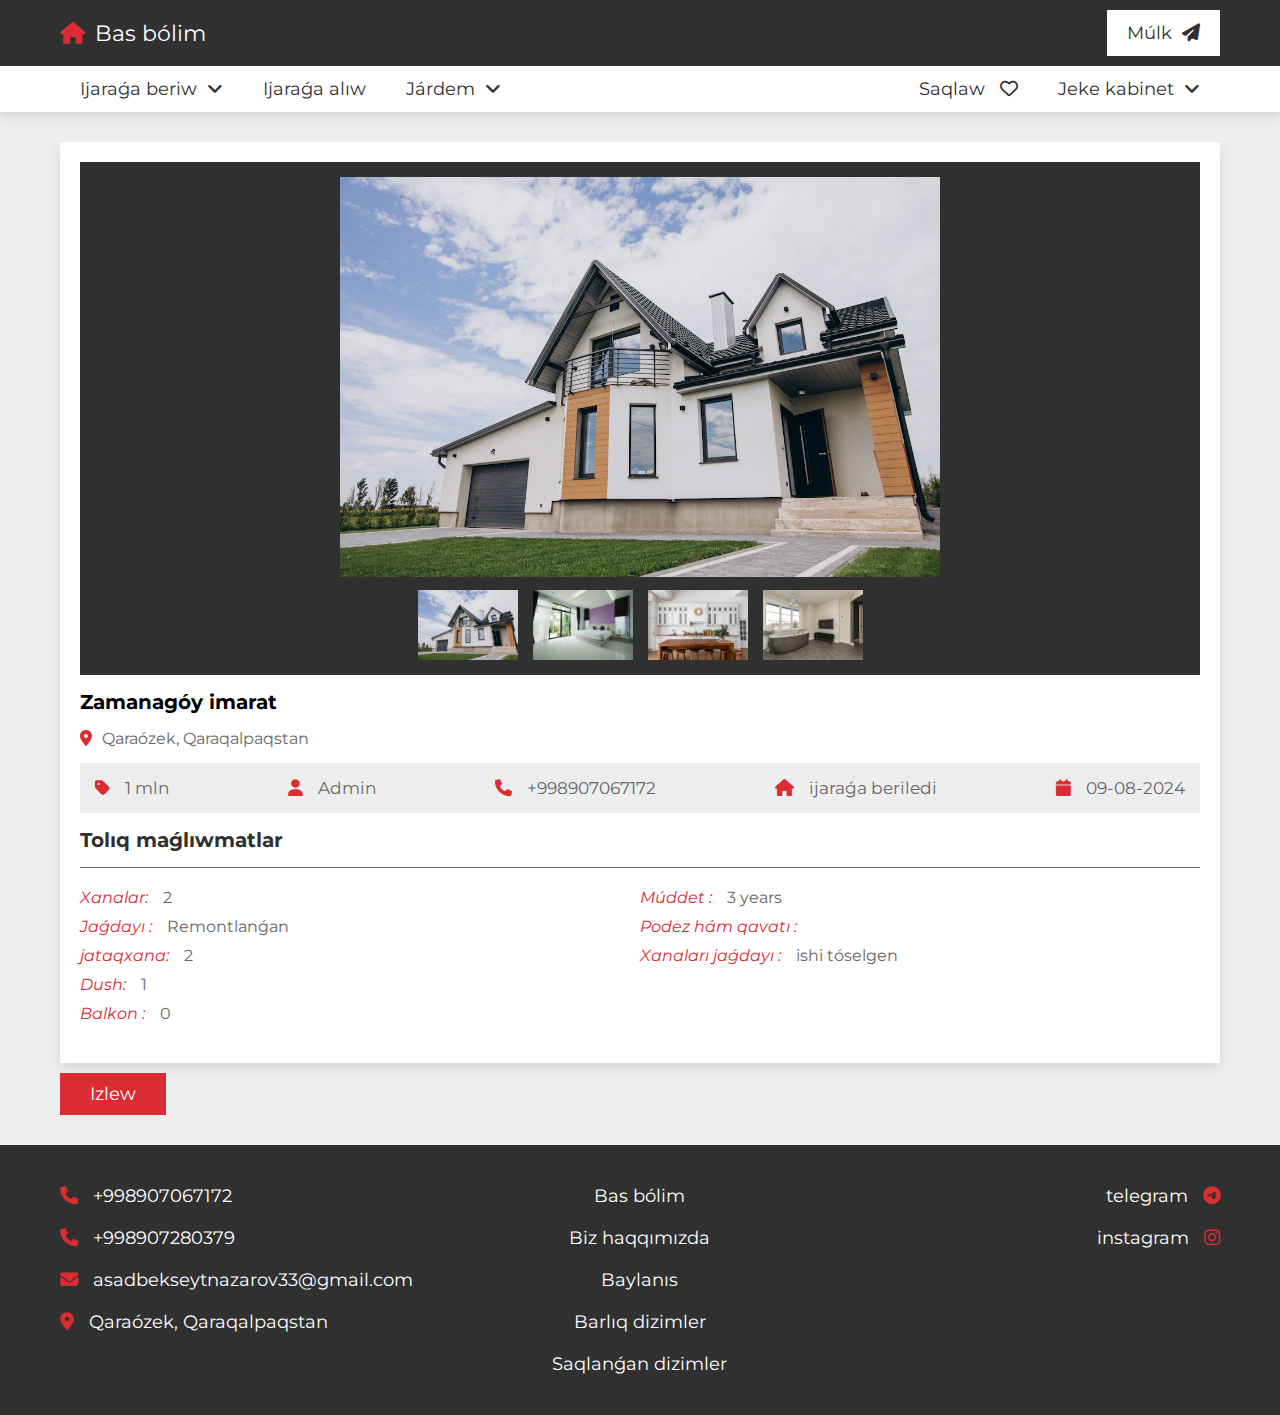
<file: view_property.html>
<!DOCTYPE html>
<html lang="en">
<head>
   <meta charset="UTF-8">
   <meta http-equiv="X-UA-Compatible" content="IE=edge">
   <meta name="viewport" content="width=device-width, initial-scale=1.0">
   <title>Kóriw</title>

   <!-- font awesome cdn link  -->
   <link rel="stylesheet" href="https://cdnjs.cloudflare.com/ajax/libs/font-awesome/6.2.0/css/all.min.css">

   <!-- custom css file link  -->
   <link rel="stylesheet" href="css/style.css">

</head>
<body>
   
<!-- header section starts  -->

<header class="header">

   <nav class="navbar nav-1">
      <section class="flex">
         <a href="home.html" class="logo"><i class="fas fa-house"></i>Bas bólim</a>

         <ul>
            <li><a href="#">Múlk<i class="fas fa-paper-plane"></i></a></li>
         </ul>
      </section>
   </nav>

   <nav class="navbar nav-2">
      <section class="flex">
         <div id="menu-btn" class="fas fa-bars"></div>

         <div class="menu">
            <ul>
               <li><a href="#">Ijaraǵa beriw<i class="fas fa-angle-down"></i></a>
                  <ul>
                     <li><a href="#">Imaratlar</a></li>
                     <li><a href="#">Dúkanlar</a></li>
                 
                  </ul>
               </li>
              
               <li><a href="#">Ijaraǵa alıw</a>
                  <ul>
                     <li><a href="#">Imaratlar</a></li>
                     <li><a href="#">Dúkanlar</a></li>
                  </ul>
               </li>
               <li><a href="#">Járdem<i class="fas fa-angle-down"></i></a>
                  <ul>
                     <li><a href="about.html">Biz haqqımızda</a></i></li>
                     <li><a href="contact.html">Biz benen baylanıs</a></i></li>
                     <li><a href="contact.html#faq">Tel nomeri</a></i></li>
                  </ul>
               </li>
            </ul>
         </div>

         <ul>
            <li><a href="#">Saqlaw <i class="far fa-heart"></i></a></li>
            <li><a href="#">Jeke kabinet<i class="fas fa-angle-down"></i></a>
               <ul>
                  <li><a href="login.html">Login</a></li>
                  <li><a href="register.html">Registraciya</a></li>
               </ul>
            </li>
         </ul>
      </section>
   </nav>

</header>



<section class="view-property">

   <div class="details">
      <div class="thumb">
         <div class="big-image">
            <img src="images/house-img-1.webp" alt="">
         </div>
         <div class="small-images">
            <img src="images/house-img-1.webp" alt="">
            <img src="images/hall-img-1.webp" alt="">
            <img src="images/kitchen-img-1.webp" alt="">
            <img src="images/bathroom-img-1.webp" alt="">
         </div>
      </div>
      <h3 class="name">Zamanagóy imarat</h3>
      <p class="location"><i class="fas fa-map-marker-alt"></i><span>Qaraózek, Qaraqalpaqstan</span></p>
      <div class="info">
         <p><i class="fas fa-tag"></i><span>1 mln</span></p>
         <p><i class="fas fa-user"></i><span>Admin</span></p>
         <p><i class="fas fa-phone"></i><a href="tel:1234567890">+998907067172</a></p>
         <p><i class="fas fa-house"></i><span>ijaraǵa beriledi</span></p>
         <p><i class="fas fa-calendar"></i><span>09-08-2024</span></p>
      </div>
      <h3 class="title">Tolıq maǵlıwmatlar </h3>
      <div class="flex">
         <div class="box">
            <p><i>Xanalar:</i><span>2 </span></p>
            <p><i>Jaǵdayı :</i><span>Remontlanǵan</span></p>
            <p><i>jataqxana:</i><span>2</span></p>
            <p><i>Dush:</i><span>1</span></p>
            <p><i>Balkon :</i><span>0</span></p>
         </div>
         <div class="box">
            <p><i>Múddet :</i><span>3 years</span></p>
            <p><i>Podez hám qavatı :</i><span></span></p>
            <p><i>Xanaları jaǵdayı :</i><span>ishi tóselgen </span></p>
          
         </div>
      </div>
     
         
      </div>
      
      <form action="" method="post">
         <input type="submit" value="izlew" name="save" class="inline-btn">
      </form>
   </div>

</section>



<footer class="footer">

   <section class="flex">

      <div class="box">
         <a href="tel:1234567890"><i class="fas fa-phone"></i><span>+998907067172</span></a>
         <a href="tel:1112223333"><i class="fas fa-phone"></i><span>+998907280379</span></a>
         <a href="mailto:shaikhanas@gmail.com"><i class="fas fa-envelope"></i><span>asadbekseytnazarov33@gmail.com</span></a>
         <a href="#"><i class="fas fa-map-marker-alt"></i><span>Qaraózek, Qaraqalpaqstan</span></a>
      </div>

      <div class="box">
         <a href="home.html"><span>Bas bólim</span></a>
         <a href="about.html"><span>Biz haqqımızda</span></a>
         <a href="contact.html"><span>Baylanıs</span></a>
         <a href="listings.html"><span>Barlıq dizimler</span></a>
         <a href="#"><span>Saqlanǵan dizimler</span></a>
      </div>

      <div class="box">
         <a href="#"><span>telegram</span><i class="fab fa-telegram"></i></a>

         <a href="#"><span>instagram</span><i class="fab fa-instagram"></i></a>

      </div>

   </section>



</footer>


<script src="js/script.js"></script>

</body>
</html>
</file>
<file: css/style.css>
@import url('https://fonts.googleapis.com/css2?family=Montserrat:wght@100;200;300;400&display=swap');

:root{
   --main-color:#DA2C32;
   --light-color:#666;
   --light-bg:#eee;
   --white:#fff;
   --black:#303030;
   --border:.1rem solid var(--light-color);
   --box-shodow:0 .5rem 1rem rgba(0,0,0,.1);
}

*{
   font-family: 'Montserrat', sans-serif;
   margin: 0; padding: 0;
   box-sizing: border-box;
   outline: none; border: none;
   text-decoration: none;
}

*::selection{
   background-color: var(--main-color);
   color: var(--white);
}

*::-webkit-scrollbar{
   height: .5rem;
   width: 1rem;
}

*::-webkit-scrollbar-track{
   background-color: transparent;
}

*::-webkit-scrollbar-thumb{
   background-color: var(--main-color);
   border-radius: 5rem;
}

html{
   font-size: 62.5%;
   overflow-x: hidden;
   scroll-behavior: smooth;
   scroll-padding-top: 10rem;
}

body{
   background-color: var(--light-bg);
}

section{
   padding: 3rem 2rem;
   max-width: 1200px;
   margin: 0 auto;
}

.heading{
   text-align: center;
   padding-bottom: 2.5rem;
   font-size: 3rem;
   color: var(--black);
   text-transform: capitalize;
}

.btn,
.inline-btn{
   margin-top: 1rem;
   padding: 1rem 3rem;
   background-color: var(--main-color);
   color: var(--white);
   cursor: pointer;
   text-align: center;
   font-size: 1.8rem;
   text-transform: capitalize;
}

.btn:hover,
.inline-btn:hover{
   background-color: var(--black);
}

.btn{
   display: block;
   width: 100%;
}

.inline-btn{
   display: inline-block;
}

.header{
   position: sticky;
   top: 0; left: 0; right: 0;
   z-index: 1000;
   box-shadow: var(--box-shodow);
}

.header .navbar.nav-1 .flex{
   padding-top: 1rem;
   padding-bottom: 1rem;
}

.header .navbar.nav-2 .flex{
   padding-top: 0;
   padding-bottom: 0;
}

.header .navbar.nav-1{
   background-color: var(--black);
}

.header .navbar.nav-2{
   background-color: var(--white);
}

.header .navbar .flex{
   display: flex;
   align-items: center;
   justify-content: space-between;
}

.header .navbar .flex .logo{
   font-size: 2.2rem;
   color: var(--white); 
}

.header .navbar .flex .logo i{
   color: var(--main-color);
   margin-right: 1rem;
}

.header .navbar .flex ul{
   list-style: none;
}

.header .navbar .flex ul li{
   float: left;
   position: relative;
}

.header .navbar .flex ul li a{
   display: inline-block;
   padding: 1.2rem 2rem;
   font-size: 1.8rem;
   color: var(--black);
   background-color: var(--white);
}

.header .navbar .flex ul li a:hover{
   background-color: var(--main-color);
   color: var(--white);
}

.header .navbar .flex ul li a i{
   margin-left: 1rem;
}

.header .navbar .flex ul li ul{
   position: absolute;
   width: 17rem;
   left: 0;
}

.header .navbar .flex ul li ul li{
   width: 100%;
}

.header .navbar .flex ul li ul li a{
   display: none;
}

.header .navbar .flex ul li:hover ul li a{
   display: block;
}

#menu-btn{
   font-size: 2.5rem;
   color: var(--black);
   display: none;
}

.home{
   background:url('../images/1.jpg') no-repeat;
   background-size: cover;
   background-position: center;
}

.home .center{
   min-height: 85vh;
   display: flex;
   align-items: center;
   justify-content: center;
}

.home .center form{
   background-color: var(--white);
   padding: 2rem;
   box-shadow: var(--box-shodow);
   width: 50rem;
}

.home .center form h3{
   padding-bottom: 1rem;
   text-align: center;
   color: var(--black);
   text-transform: capitalize;
   font-size: 2.5rem;
}

.home .center form .flex{
   display: flex;
   gap:1rem;
   flex-wrap: wrap;
}

.home .center form .box{
   flex: 1 1 20rem;
}

.home .center form .box .input{
   width: 100%;
   border: var(--border);
   padding: 1.4rem;
   color: var(--black);
   font-size: 1.8rem;
   margin: 1rem 0;
}

.home .center form .box p{
   color: var(--light-color);
   font-size: 1.7rem;
   padding-top: 1rem;
}

.home .center form .box p span{
   color: var(--main-color);
}

.services .box-container{
   display: grid;
   grid-template-columns: repeat(auto-fit, 30rem);
   gap: 2rem;
   justify-content: center;
   align-items: flex-start;
}

.services .box-container .box{
   background-color: var(--white);
   box-shadow: var(--box-shodow);
   padding: 2rem;
   text-align: center;
}

.services .box-container .box img{
   margin: 1rem 0;
   height: 8rem;
}

.services .box-container .box h3{
   font-size: 2rem;
   padding: 1rem 0;
   color: var(--black);
   text-transform: capitalize;
}

.services .box-container .box p{
   line-height: 2;
   font-size: 1.6rem;
   color: var(--light-color);
   padding-top: .5rem;
}

.listings .box-container{
   display: grid;
   grid-template-columns: repeat(auto-fit, 35rem);
   gap: 2rem;
   justify-content: center;
   align-items: flex-start;
}

.listings .box-container .box{
   background-color: var(--white);
   box-shadow: var(--box-shodow);
   padding: 2rem;
   overflow-x: hidden;
}

.listings .box-container .box .admin{
   display: flex;
   align-items: center;
   gap: 1.5rem;
}

.listings .box-container .box .admin h3{
   height: 4.5rem;
   line-height: 4.4rem;
   width: 4.5rem;
   border-radius: 50%;
   font-size: 2rem;
   color: var(--black);
   background-color: var(--light-bg);
   text-align:center;
}

.listings .box-container .box .admin p{
   font-size: 1.7rem;
   color: var(--black);
   padding-bottom: .3rem;
}

.listings .box-container .box .admin span{
   font-size: 1.5rem;
   color: var(--light-color);
}

.listings .box-container .box .thumb{
   position: relative;
   height: 20rem;
   overflow: hidden;
   margin: 1.5rem 0;
}

.listings .box-container .box .thumb img{
   height: 100%;
   width: 100%;
   transition: .2s linear;
}

.listings .box-container .box:hover .thumb img{
   transform: scale(1.1);
}

.listings .box-container .box .thumb .total-images{
   position: absolute;
   top: 1rem; left: 1rem;
   background-color: rgba(0,0,0,.3);
   color: var(--white);
   padding: .5rem 1.5rem;
   font-size: 1.6rem;
   z-index: 1;
}

.listings .box-container .box .thumb .total-images i{
   margin-right: .7rem;
}

.listings .box-container .box .thumb .type{
   position: absolute;
   bottom: 1rem; left: .7rem;
   z-index: 1;
}

.listings .box-container .box .thumb .type span{
   margin-right: .7rem;
   padding: .5rem 1.5rem;
   color: var(--white);
   background-color: var(--main-color);
   font-size: 1.6rem;
}

.listings .box-container .box .thumb .save{
   position: absolute;
   top: 1rem; right: 1rem;
   z-index: 1;
}

.listings .box-container .box .thumb .save button{
   background-color: rgba(0,0,0,.3);
   color: var(--white);
   padding: .7rem 1rem;
   font-size: 1.6rem;
   cursor: pointer;
}

.listings .box-container .box .thumb .save button:hover{
   background-color: var(--main-color);
}

.listings .box-container .box .name{
   font-size: 2rem;
   text-overflow: ellipsis;
   overflow-x: hidden;
   color: var(--black);
   margin-bottom: .5rem;
}

.listings .box-container .box .location{
   padding-top: 1rem;
   font-size: 1.6rem;
   color: var(--light-color);
}

.listings .box-container .box .location i{
   margin-right: 1rem;
   color: var(--main-color);
}

.listings .box-container .box .flex{
   display: flex;
   background-color: var(--light-bg);
   padding: 1.5rem;
   justify-content: space-between;
   align-items: center;
   margin: 1.5rem 0;
   flex-wrap: wrap;
   gap: 1.5rem;
}

.listings .box-container .box .flex p{
   font-size: 1.6rem;
   flex: 1 1 4rem;
}

.listings .box-container .box .flex p span{
   color: var(--light-color);
}

.listings .box-container .box .flex p i{
   margin-right: 1rem;
   color: var(--main-color);
}

.view-property .details{
   background-color: var(--white);
   box-shadow: var(--box-shodow);
   padding: 2rem;
   overflow-x: hidden;
}

.view-property .details .thumb{
   background-color: var(--black);
   padding: 1.5rem;
   margin-bottom: 1.5rem;
}

.view-property .details .thumb .big-image img{
   height: 40rem;
   width: 100%;
   object-fit: contain;
}

.view-property .details .thumb .small-images{
   display: flex;
   justify-content: center;
   gap: 1.5rem;
   padding-top: 1rem;
   flex-wrap: wrap;
}

.view-property .details .thumb .small-images img{
   height: 7rem;
   width: 10rem;
   object-fit: cover;
   cursor: pointer;
   transition: .2s linear;
}

.view-property .details .thumb .small-images img:hover{
   transform: scale(1.1);
}

.view-property .details .name{
   font-size: 2rem;
   text-overflow: ellipsis;
   overflow-x: hidden;
   margin-bottom: .5rem;
}

.view-property .details .location{
   padding-top: 1rem;
   font-size: 1.6rem;
   color: var(--light-color);
}

.view-property .details .location i{
   margin-right: 1rem;
   color: var(--main-color);
}

.view-property .details .info{
   display: flex;
   background-color: var(--light-bg);
   padding: 1.5rem;
   margin: 1.5rem 0;
   justify-content: space-between;
   align-items: center;
   flex-wrap: wrap;
   gap: 2rem;
}

.view-property .details .info p{
   font-size: 1.7rem;
}

.view-property .details .info p span,
.view-property .details .info p a{
   color: var(--light-color);
}

.view-property .details .info p a:hover{
   text-decoration: underline;
}

.view-property .details .info p i{
   margin-right: 1.5rem;
   color: var(--main-color);
}

.view-property .details .title{
   font-size: 2rem;
   color: var(--black);
   padding-bottom: 1.5rem;
   border-bottom: var(--border);
}

.view-property .details .flex{
   margin: 1.5rem 0;
   display: flex;
   justify-content: space-between;
   flex-wrap: wrap;
}

.view-property .details .flex .box{
   flex: 1 1 40rem;
}

.view-property .details .flex .box p{
   padding: .5rem 0;
   font-size: 1.6rem;
   color: var(--light-color);
}

.view-property .details .flex .box i{
   color: var(--main-color);
   margin-right: 1.5rem;
}

.view-property .details .description{
   padding: .5rem 0;
   margin-top: .5rem;
   font-size: 1.6rem;
   color: var(--light-color);
   line-height: 1.5;
}

.about .row{
   display: flex;
   flex-wrap: wrap;
   gap: 1.5rem;
   align-items: center;
}

.about .row .image{
   flex: 1 1 40rem;
}

.about .row .image img{
   width: 100%;
}

.about .row .content{
   flex: 1 1 40rem;
   text-align: center;
}

.about .row .content h3{
   font-size: 2.5rem;
   color: var(--black);
   margin-bottom: .5rem;
   text-transform: capitalize;
}

.about .row .content p{
   line-height: 2;
   padding: 1rem 0;
   font-size: 1.7rem;
   color: var(--light-color);
}

.steps .box-container{
   display: grid;
   grid-template-columns: repeat(auto-fit, 30rem);
   gap: 2rem;
   justify-content: center;
   align-items: flex-start;
}

.steps .box-container .box{
   background-color: var(--white);
   padding: 2rem;
   text-align: center;
   box-shadow: var(--box-shodow);
}

.steps .box-container .box img{
   height: 7rem;
   margin: .5rem 0;
}

.steps .box-container .box h3{
   padding: 1rem 0;
   font-size: 2rem;
   text-transform: capitalize;
   color: var(--black);
}

.steps .box-container .box p{
   line-height: 2;
   font-size: 1.6rem;
   color: var(--light-color);
}

.reviews .box-container{
   display: grid;
   grid-template-columns: repeat(auto-fit, 35rem);
   gap: 2rem;
   justify-content: center;
   align-items: flex-start;
}

.reviews .box-container .box{
   background-color: var(--white);
   padding: 2rem;
   box-shadow: var(--box-shodow);
}

.reviews .box-container .box .user{
   display: flex;
   align-items: center;
   gap: 1.5rem;
   margin-bottom: 1rem;
}

.reviews .box-container .box .user img{
   height: 6rem;
   width: 6rem;
   border-radius: 50%;
}

.reviews .box-container .box .user h3{
   font-size: 2rem;
   color: var(--black);
   padding-bottom: .3rem;
}

.reviews .box-container .box .user .stars i{
   font-size: 1.5rem;
   color: var(--main-color);
}

.reviews .box-container .box p{
   line-height: 2;
   padding-top: .5rem;
   font-size: 1.6rem;
   color: var(--light-color);
}

.contact .row{
   display: flex;
   flex-wrap: wrap;
   gap: 1.5rem;
   align-items: center;
}

.contact .row .image{
   flex: 1 1 50rem;
}

.contact .row .image img{
   width: 100%;
}

.contact .row form{
   flex: 1 1 30rem;
   background-color: var(--white);
   box-shadow: var(--box-shodow);
   padding: 2rem;
}

.contact .row form h3{
   padding-bottom: 1rem;
   font-size: 2.5rem;
   color: var(--black);
   text-align: center;
   text-transform: capitalize;
}

.contact .row form .box{
   width: 100%;
   border: var(--border);
   padding: 1.4rem;
   color: var(--black);
   font-size: 1.8rem;
   margin: 1rem 0;
}

.contact .row form textarea{
   height: 15rem;
   resize: none;
}

.faq .box-container{
   display: flex;
   flex-wrap: wrap;
   gap: 2rem;
   align-items: flex-start;
}


.faq .box-container .box{
   flex: 1 1 40rem;
   box-shadow: var(--box-shodow);
}

.faq .box-container .box h3{
   padding: 1.5rem 2rem;
   font-size: 2rem;
   background-color: var(--black);
   color: var(--white);
   display: flex;
   align-items: center;
   justify-content: space-between;
   gap: 1rem;
   cursor: pointer;
}

.faq .box-container .box p{
   font-size: 1.6rem;
   color: var(--light-color);
   background-color: var(--white);
   padding: 1.5rem 2rem;
   line-height: 1.5;
   display: none;
}

.faq .box-container .box.active p{
   display: block;
}

.faq .box-container .box.active h3{
   background-color: var(--main-color);
}

.filters form{
   background-color: var(--white);
   box-shadow: var(--box-shodow);
   padding: 2rem;
}

.filters form #close-filter{
   text-align: right;
   padding-bottom: 2rem;
   display: none;
}

.filters form #close-filter i{
   height: 4.5rem;
   width: 4.5rem;
   line-height: 4.4rem;
   background-color: var(--main-color);
   color: var(--white);
   cursor: pointer;
   font-size: 2rem;
   text-align: center;
}

.filters form #close-filter i:hover{
   background-color: var(--black);
}

.filters form h3{
   font-size: 2.5rem;
   padding-bottom: 2rem;
   color: var(--black);
   text-transform: capitalize;
   text-align: center;
}

.filters form .flex{
   display: flex;
   gap: 1rem;
   flex-wrap: wrap;
}

.filters form .flex .box{
   flex: 1 1 40rem;
}

.filters form .flex .box .input{
   width: 100%;
   margin: 1rem 0;
   font-size: 1.8rem;
   color: var(--black);
   border: var(--border);
   padding: 1.4rem;
}

.filters form .flex .box p{
   font-size: 1.6rem;
   color: var(--light-color);
}

#filter-btn{
   position: fixed;
   bottom: 1rem; right: 1rem;
   background-color: var(--border);
   color: var(--white);
   text-align: center;
   height: 4.5rem;
   width: 4.5rem;
   line-height: 4.4rem;
   z-index: 1000;
   font-size: 2rem;
   background-color: var(--main-color);
   display: none;
}

.form-container form{
   max-width: 50rem;
   margin: 0 auto;
   background-color: var(--white);
   box-shadow: var(--box-shodow);
   padding: 2rem;
   text-align: center;
}

.form-container form h3{
   padding-bottom: 1rem;
   font-size: 2.5rem;
   color: var(--black);
   text-transform: capitalize;
}

.form-container form .box{
   border: var(--border);
   padding: 1.4rem;
   color: var(--black);
   margin: 1rem 0;
   width: 100%;
   font-size: 1.8rem;
}

.form-container form p{
   font-size: 1.7rem;
   padding: 1rem 0;
   color: var(--light-color);
}

.form-container form p a{
   color: var(--main-color);
}

.form-container form p a:hover{
   text-decoration: underline;
}














.footer{
   background-color: var(--black);
}

.footer .flex{
   display: flex;
   flex-wrap: wrap;
   gap: 2rem;
   justify-content: space-between;
}

.footer .flex .box{
   flex: 1 1 30rem;
}

.footer .flex .box a{
   display: block;
   padding: 1rem 0;
   font-size: 1.8rem;
}

.footer .flex .box a span{
   color: var(--white);
}

.footer .flex .box a:hover span{
   text-decoration: underline;
}

.footer .flex .box a i{
   color: var(--main-color);
}

.footer .flex .box:last-child{
   text-align: right;
}

.footer .flex .box:last-child a i{
   margin-left: 1.5rem;
}

.footer .flex .box:first-child a i{
   margin-right: 1.5rem;
}

.footer .flex .box:nth-child(2){
   text-align: center;
}

.footer .credit{
   padding: 3rem 2rem;
   text-align: center;
   border-top: var(--border);
   font-size: 2rem;
   color: var(--white);
   margin-top: 2rem;
   /* padding-bottom: 10rem; */
}

.footer .credit span{
   color: var(--main-color);
}








/* media queries  */

@media (max-width:991px){

   html{
      font-size: 55%;
   }

}

@media (max-width:768px){

   #menu-btn{
      display: inline-block;
   }

   .header .navbar .menu{
      position: absolute;
      top: 99%; left: 0; right: 0;
      background-color: var(--white);
      border-top: var(--border);
      transition: .2s linear;
      z-index:1;
      clip-path: polygon(0 0, 100% 0, 100% 0, 0 0);
   }

   .header .navbar .menu.active{
      clip-path: polygon(0 0, 100% 0, 100% 100%, 0 100%);
   }

   .header .navbar .menu ul li{
      width: 100%;
      position: relative;
   }

   .header .navbar .menu ul li a{
      width: 100%;
   }

   .header .navbar .menu ul li ul{
      position: relative;
      width: 100%;
   }

   .header .navbar .menu ul li ul li a{
      padding-left: 4rem;
      background-color: var(--black);
      color: var(--white);
   }

   .view-property .details .thumb .big-image img{
      height: auto;
   }

   .view-property .details .thumb .small-images img{
      height: 4rem;
      width: 6rem;
   }

   #filter-btn{
      display: inline-block;
   }

   .filters{
      position: fixed;
      top: 0; left: 0; right: 0; bottom: 0;
      overflow-y: scroll;
      background-color: var(--white);
      z-index: 1100;
      padding: 0;
      display: none;
   }

   .filters.active{
      display: block;
   }

   .filters form{
      box-shadow: none;
   }

   .filters form #close-filter{
      display: block;
   }

}

@media (max-width:450px){

   html{
      font-size: 50%;
   }

   .header .navbar .flex .logo{
      font-size: 1.8rem;
   }

   .home .center form .flex{
      gap: 0;
   }

   .listings .box-container{
      grid-template-columns: 1fr;
   }

   .reviews .box-container{
      grid-template-columns: 1fr;
   }

}
</file>
